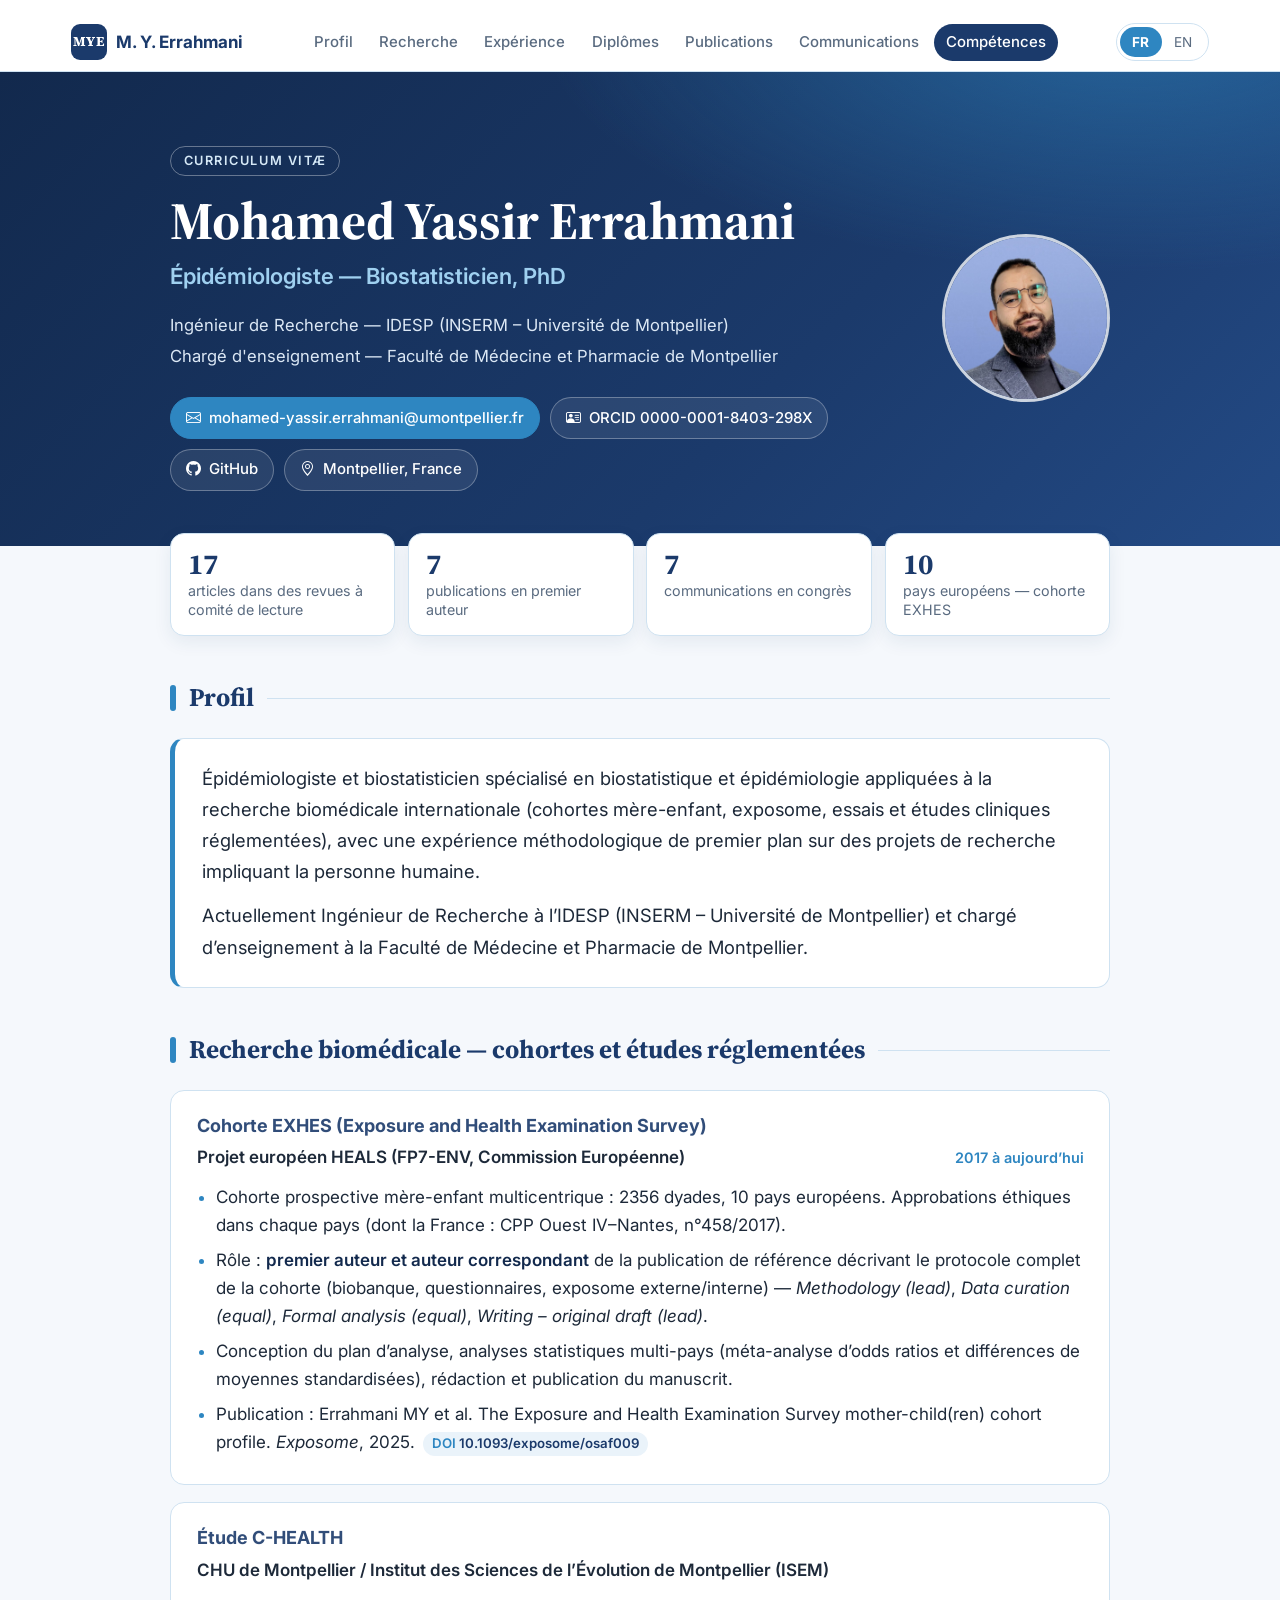
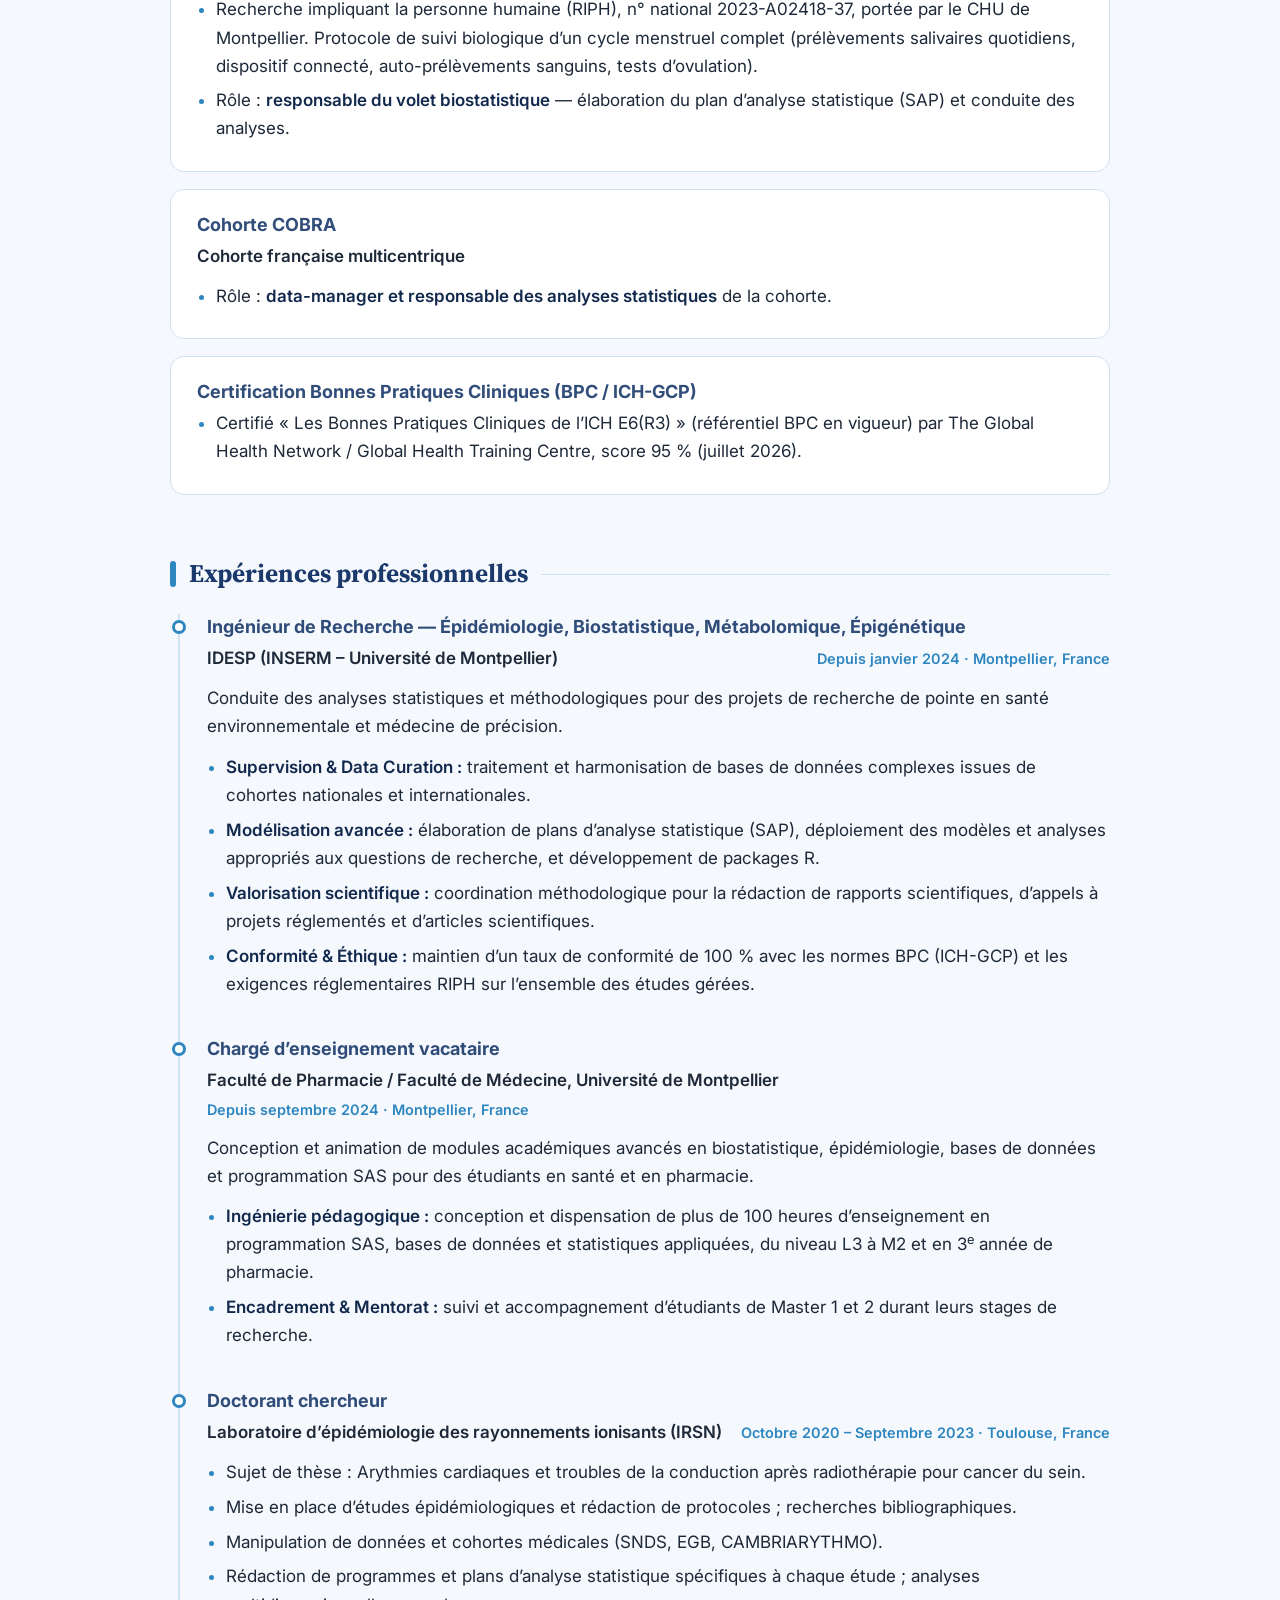
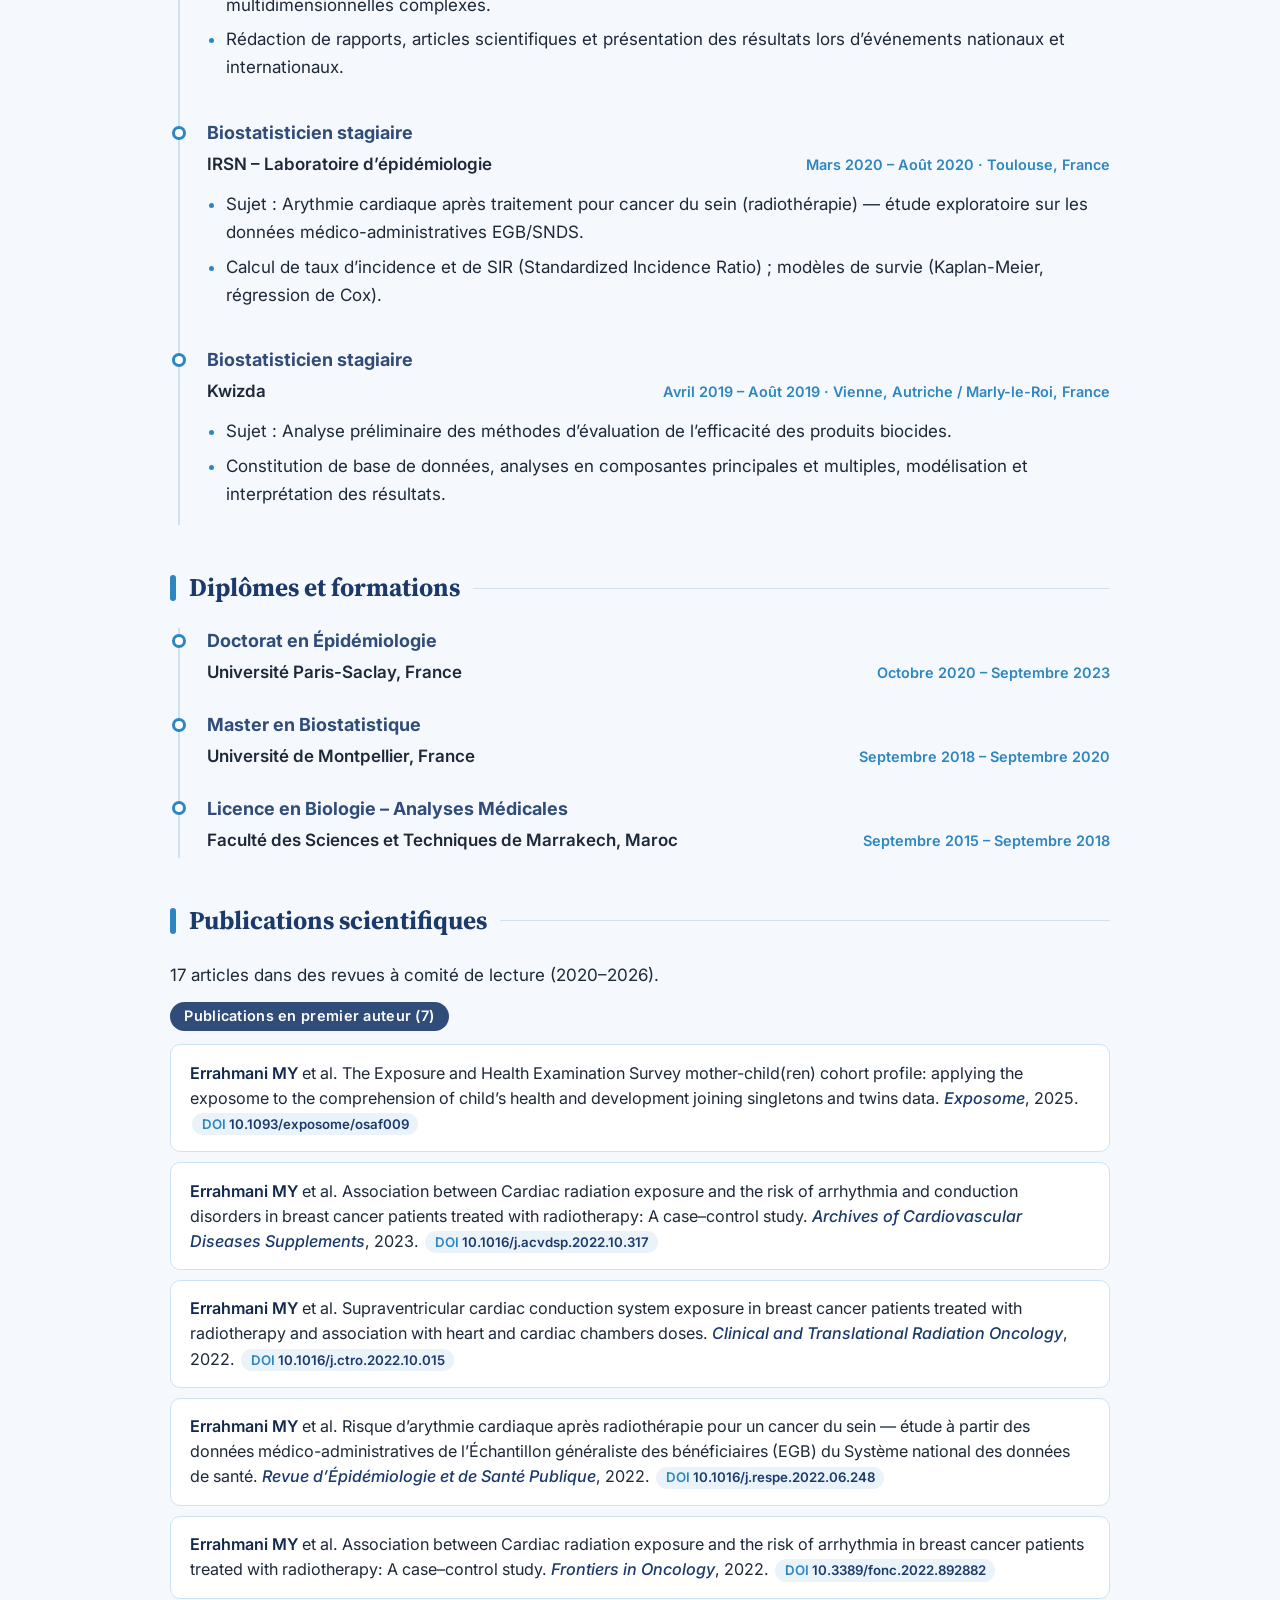
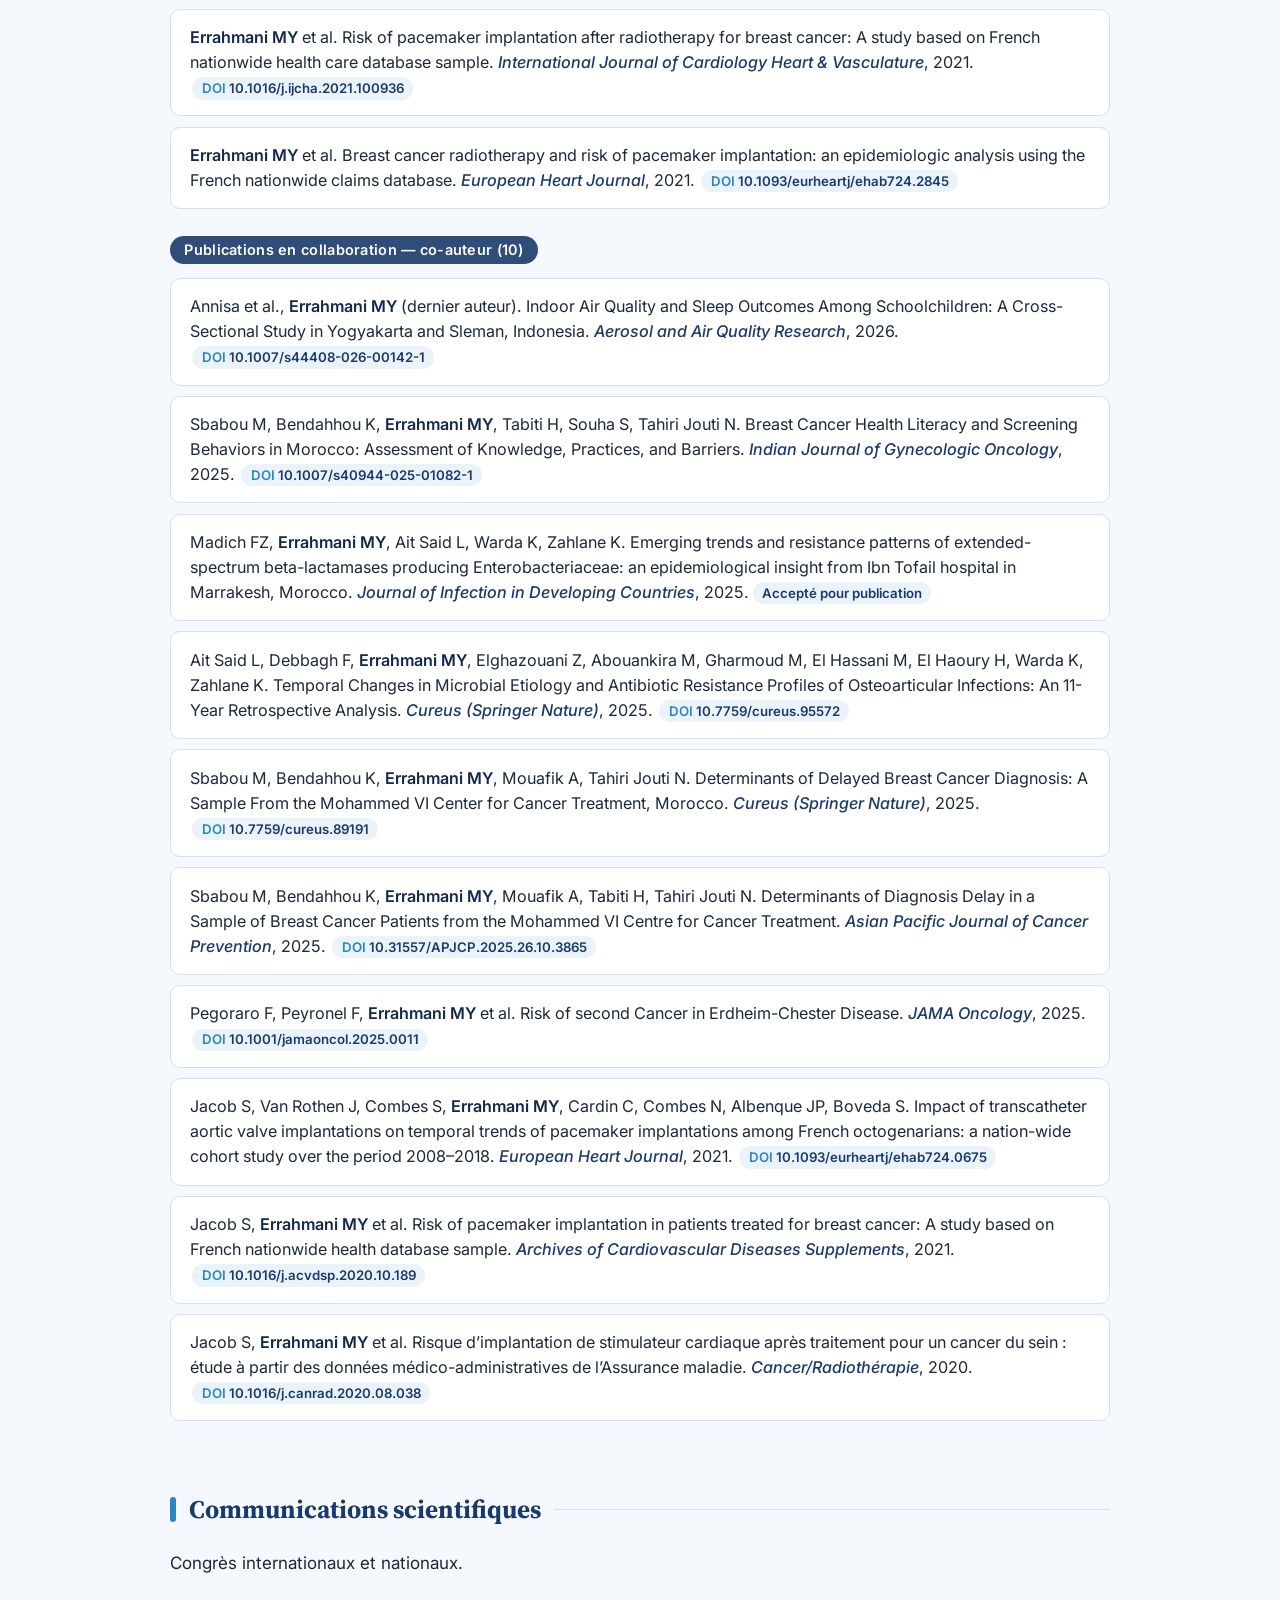
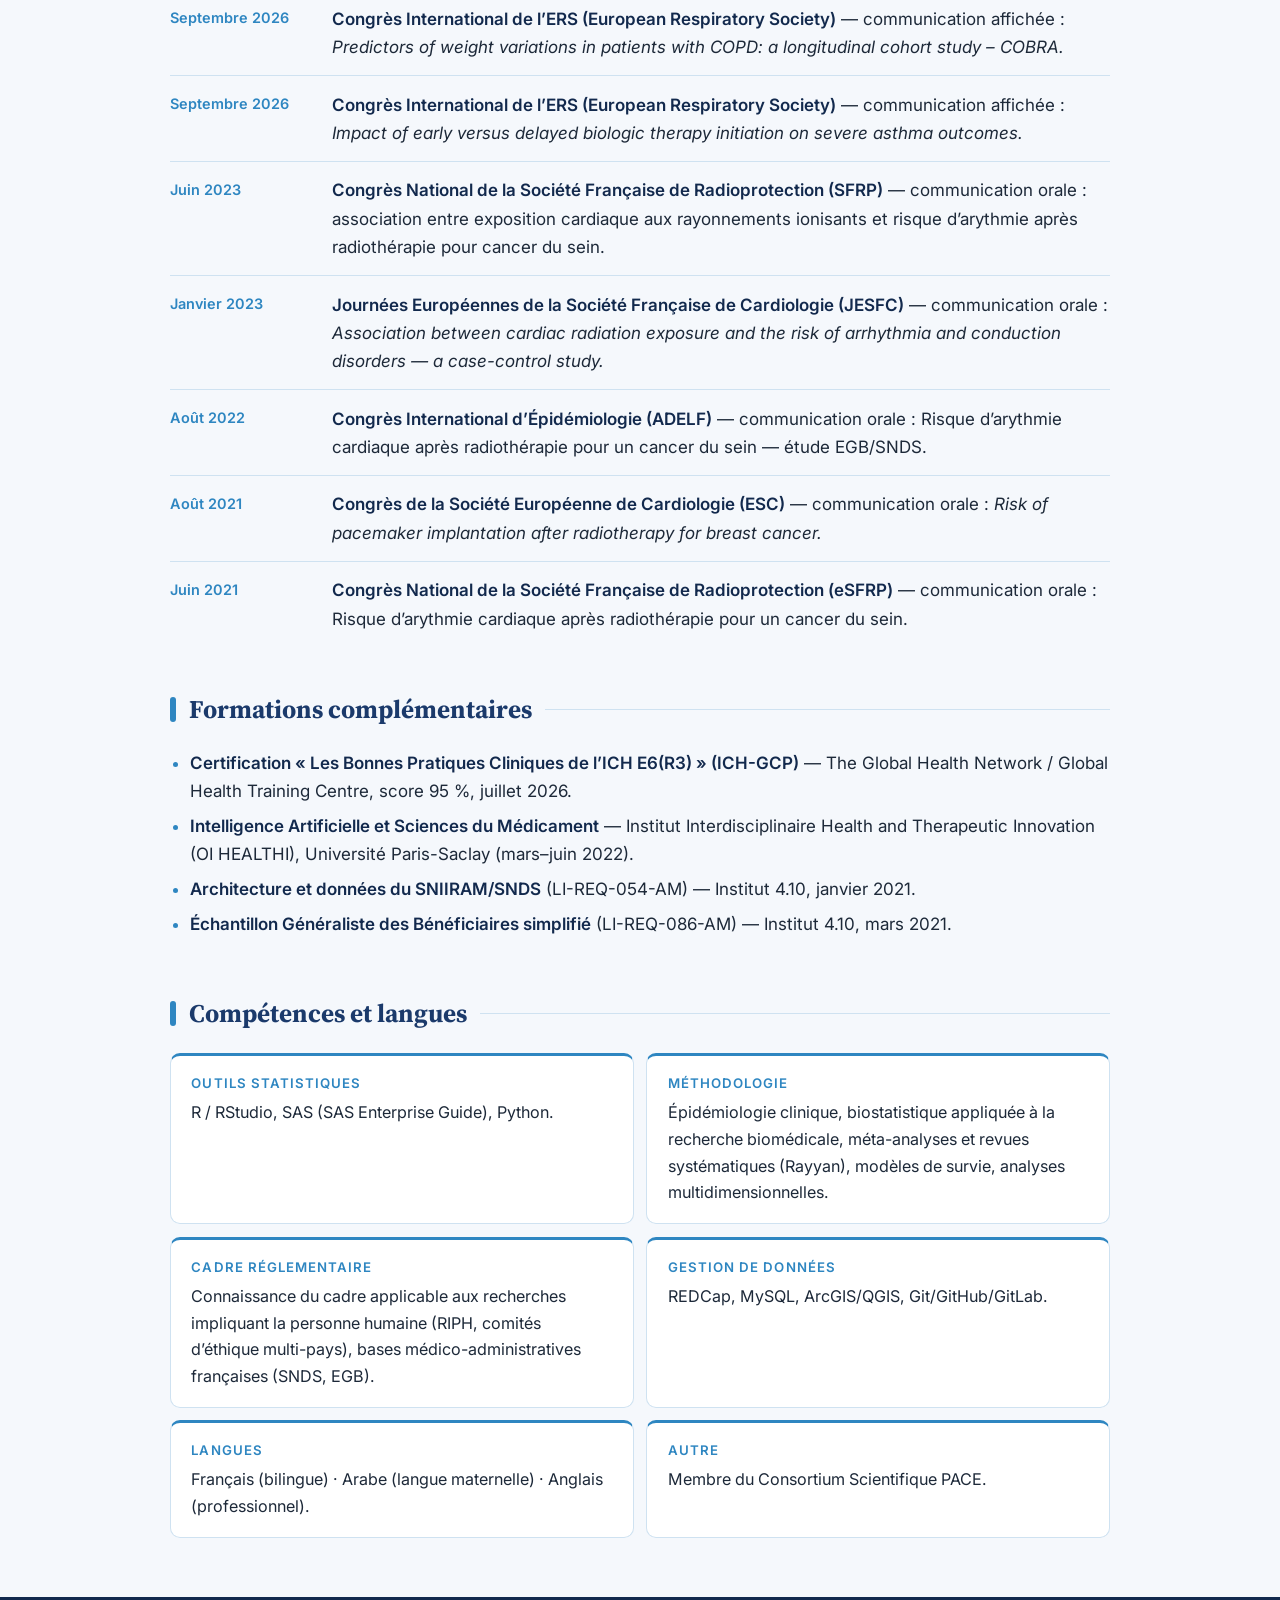
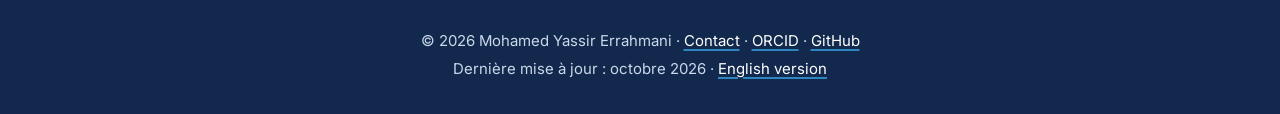
<file: docs/index.html>
<!DOCTYPE html>
<html xmlns="http://www.w3.org/1999/xhtml" lang="fr" xml:lang="fr"><head>

<meta charset="utf-8">
<meta name="generator" content="quarto-1.10.18">

<meta name="viewport" content="width=device-width, initial-scale=1.0, user-scalable=yes">

<meta name="description" content="CV académique de Mohamed Yassir Errahmani, épidémiologiste-biostatisticien, ingénieur de recherche à l’IDESP (INSERM – Université de Montpellier).">

<title>CV — Épidémiologiste-Biostatisticien – Mohamed Yassir Errahmani</title>
<style>
/* Default styles provided by pandoc.
** See https://pandoc.org/MANUAL.html#variables-for-html for config info.
*/
span.smallcaps{font-variant: small-caps;}
div.columns{display: flex; gap: 1.5em;}
div.column{flex: auto;}
@media screen {
div.columns{gap: min(4vw, 1.5em);}
div.column{overflow-x: auto;}
}
div.hanging-indent{margin-left: 1.5em; text-indent: -1.5em;}
ul.task-list{list-style: none;}
ul.task-list li input[type="checkbox"] {
  width: 0.8em;
  margin: 0 0.8em 0.2em -1em; /* quarto-specific, see https://github.com/quarto-dev/quarto-cli/issues/4556 */ 
  vertical-align: middle;
}
</style>


<script src="site_libs/quarto-nav/quarto-nav.js"></script>
<link href="./favicon.svg" rel="icon" type="image/svg+xml">
<script src="site_libs/clipboard/clipboard.min.js"></script>
<script src="site_libs/quarto-html/quarto.js" type="module"></script>
<script src="site_libs/quarto-html/tabsets/tabsets.js" type="module"></script>
<script src="site_libs/quarto-html/popper.min.js"></script>
<script src="site_libs/quarto-html/tippy.umd.min.js"></script>
<link href="site_libs/quarto-html/tippy.css" rel="stylesheet">
<link href="site_libs/quarto-html/quarto-syntax-highlighting-64a204ab8560d761af7679ceaba22944.css" rel="stylesheet" id="quarto-text-highlighting-styles">
<script src="site_libs/bootstrap/bootstrap.min.js"></script>
<link href="site_libs/bootstrap/bootstrap-icons.css" rel="stylesheet">
<link href="site_libs/bootstrap/bootstrap-d0cfe7a3482e0d49a74229a8f3b76718.min.css" rel="stylesheet" append-hash="true" id="quarto-bootstrap" data-mode="light">
<script id="quarto-search-options" type="application/json">{
  "language": {
    "search-no-results-text": "Pas de résultats",
    "search-matching-documents-text": "documents trouvés",
    "search-copy-link-title": "Copier le lien vers la recherche",
    "search-hide-matches-text": "Cacher les correspondances additionnelles",
    "search-more-match-text": "correspondance de plus dans ce document",
    "search-more-matches-text": "correspondances de plus dans ce document",
    "search-clear-button-title": "Effacer",
    "search-text-placeholder": "",
    "search-detached-cancel-button-title": "Annuler",
    "search-submit-button-title": "Envoyer",
    "search-label": "Recherche"
  }
}</script>
<style>html{ scroll-behavior: smooth; }</style>
<link rel="preconnect" href="https://fonts.googleapis.com">
<link rel="preconnect" href="https://fonts.gstatic.com" crossorigin="">
<link href="https://fonts.googleapis.com/css2?family=Inter:wght@400;500;600;700&amp;family=Source+Serif+4:opsz,wght@8..60,600;8..60,700&amp;display=swap" rel="stylesheet">
<meta name="author" content="Mohamed Yassir Errahmani">
<link rel="alternate" hreflang="en" href="https://mohamedyassirerrahmani.github.io/CV_Mohamed_Yassir_Errahmani/en/">
<link rel="alternate" hreflang="fr" href="https://mohamedyassirerrahmani.github.io/CV_Mohamed_Yassir_Errahmani/">


<link rel="stylesheet" href="styles.css">
<meta property="og:title" content="CV — Épidémiologiste-Biostatisticien">
<meta property="og:site_name" content="Mohamed Yassir Errahmani">
</head>

<body class="fullcontent quarto-light">

<div id="quarto-search-results"></div>
<!-- content -->
<div id="quarto-content" class="quarto-container page-layout-custom">
<!-- sidebar -->
<!-- margin-sidebar -->
<!-- main -->




<!-- ======================= Barre de navigation ======================= -->
<header class="cv-nav" id="top">
  <div class="cv-nav-inner">
    <a class="cv-brand" href="#top"><span class="cv-mono">MYE</span><span>M. Y. Errahmani</span></a>
    <nav class="cv-nav-links" aria-label="Sections">
      <a href="#profile">Profil</a>
      <a href="#research">Recherche</a>
      <a href="#experience">Expérience</a>
      <a href="#education">Diplômes</a>
      <a href="#publications">Publications</a>
      <a href="#talks">Communications</a>
      <a href="#skills">Compétences</a>
    </nav>
    <div class="cv-lang" role="group" aria-label="Langue">
      <span class="on" aria-current="true">FR</span>
      <a href="en/" data-lang-switch="" hreflang="en" lang="en" title="English version">EN</a>
    </div>
  </div>
</header>

<!-- ============================ En-tête ============================== -->
<div class="hero">
  <div class="hero-inner">
    <div class="hero-text">
      <span class="eyebrow">Curriculum vitæ</span>
      <h1>Mohamed Yassir Errahmani</h1>
      <p class="hero-role">Épidémiologiste — Biostatisticien, PhD</p>
      <ul class="hero-affil">
        <li>Ingénieur de Recherche — IDESP (INSERM – Université de Montpellier)</li>
        <li>Chargé d'enseignement — Faculté de Médecine et Pharmacie de Montpellier</li>
      </ul>
      <div class="hero-links">
        <a class="primary" href="mailto:mohamed-yassir.errahmani@umontpellier.fr"><i class="bi bi-envelope"></i> mohamed-yassir.errahmani@umontpellier.fr</a>
        <a href="https://orcid.org/0000-0001-8403-298X"><i class="bi bi-person-vcard"></i> ORCID 0000-0001-8403-298X</a>
        <a href="https://github.com/MohamedYassirErrahmani"><i class="bi bi-github"></i> GitHub</a>
        <span><i class="bi bi-geo-alt"></i> Montpellier, France</span>
      </div>
    </div>
    <!-- Photo : pour la changer, remplacer le fichier photo.jpg (image carrée) à la racine du projet -->
    <div class="hero-badge"><img src="photo.jpg" alt="Portrait de Mohamed Yassir Errahmani"></div>
  </div>
</div>

<!-- =========================== Chiffres clés ========================= -->
<div class="stats">
  <div><b>17</b>articles dans des revues à comité de lecture</div>
  <div><b>7</b>publications en premier auteur</div>
  <div><b>7</b>communications en congrès</div>
  <div><b>10</b>pays européens — cohorte EXHES</div>
</div>
<section id="profile" class="level2">
<h2 data-anchor-id="profile">Profil</h2>
<div class="lead">
<p>Épidémiologiste et biostatisticien spécialisé en biostatistique et épidémiologie appliquées à la recherche biomédicale internationale (cohortes mère-enfant, exposome, essais et études cliniques réglementées), avec une expérience méthodologique de premier plan sur des projets de recherche impliquant la personne humaine.</p>
<p>Actuellement Ingénieur de Recherche à l’IDESP (INSERM – Université de Montpellier) et chargé d’enseignement à la Faculté de Médecine et Pharmacie de Montpellier.</p>
</div>
</section>
<section id="research" class="level2">
<h2 data-anchor-id="research">Recherche biomédicale — cohortes et études réglementées</h2>
<section id="cohorte-exhes-exposure-and-health-examination-survey" class="level3">
<h3 data-anchor-id="cohorte-exhes-exposure-and-health-examination-survey">Cohorte EXHES (Exposure and Health Examination Survey)</h3>
<div class="meta">
<p><span class="org">Projet européen HEALS (FP7-ENV, Commission Européenne)</span> <span class="when">2017 à aujourd’hui</span></p>
</div>
<ul>
<li>Cohorte prospective mère-enfant multicentrique&nbsp;: 2356 dyades, 10 pays européens. Approbations éthiques dans chaque pays (dont la France&nbsp;: CPP Ouest IV–Nantes, n°458/2017).</li>
<li>Rôle&nbsp;: <strong>premier auteur et auteur correspondant</strong> de la publication de référence décrivant le protocole complet de la cohorte (biobanque, questionnaires, exposome externe/interne) — <em>Methodology (lead)</em>, <em>Data curation (equal)</em>, <em>Formal analysis (equal)</em>, <em>Writing – original draft (lead)</em>.</li>
<li>Conception du plan d’analyse, analyses statistiques multi-pays (méta-analyse d’odds ratios et différences de moyennes standardisées), rédaction et publication du manuscrit.</li>
<li>Publication&nbsp;: Errahmani MY et al.&nbsp;The Exposure and Health Examination Survey mother-child(ren) cohort profile. <em>Exposome</em>, 2025. <a href="https://doi.org/10.1093/exposome/osaf009" class="doi">10.1093/exposome/osaf009</a></li>
</ul>
</section>
<section id="étude-c-health" class="level3">
<h3 data-anchor-id="étude-c-health">Étude C-HEALTH</h3>
<div class="meta">
<p><span class="org">CHU de Montpellier / Institut des Sciences de l’Évolution de Montpellier (ISEM)</span></p>
</div>
<ul>
<li>Recherche impliquant la personne humaine (RIPH), n° national 2023-A02418-37, portée par le CHU de Montpellier. Protocole de suivi biologique d’un cycle menstruel complet (prélèvements salivaires quotidiens, dispositif connecté, auto-prélèvements sanguins, tests d’ovulation).</li>
<li>Rôle&nbsp;: <strong>responsable du volet biostatistique</strong> — élaboration du plan d’analyse statistique (SAP) et conduite des analyses.</li>
</ul>
</section>
<section id="cohorte-cobra" class="level3">
<h3 data-anchor-id="cohorte-cobra">Cohorte COBRA</h3>
<div class="meta">
<p><span class="org">Cohorte française multicentrique</span></p>
</div>
<ul>
<li>Rôle&nbsp;: <strong>data-manager et responsable des analyses statistiques</strong> de la cohorte.</li>
</ul>
</section>
<section id="certification-bonnes-pratiques-cliniques-bpc-ich-gcp" class="level3">
<h3 data-anchor-id="certification-bonnes-pratiques-cliniques-bpc-ich-gcp">Certification Bonnes Pratiques Cliniques (BPC / ICH-GCP)</h3>
<ul>
<li>Certifié «&nbsp;Les Bonnes Pratiques Cliniques de l’ICH E6(R3)&nbsp;» (référentiel BPC en vigueur) par The Global Health Network / Global Health Training Centre, score 95&nbsp;% (juillet 2026).</li>
</ul>
</section>
</section>
<section id="experience" class="level2">
<h2 data-anchor-id="experience">Expériences professionnelles</h2>
<section id="ingénieur-de-recherche-épidémiologie-biostatistique-métabolomique-épigénétique" class="level3">
<h3 data-anchor-id="ingénieur-de-recherche-épidémiologie-biostatistique-métabolomique-épigénétique">Ingénieur de Recherche — Épidémiologie, Biostatistique, Métabolomique, Épigénétique</h3>
<div class="meta">
<p><span class="org">IDESP (INSERM – Université de Montpellier)</span> <span class="when">Depuis janvier 2024 · Montpellier, France</span></p>
</div>
<p>Conduite des analyses statistiques et méthodologiques pour des projets de recherche de pointe en santé environnementale et médecine de précision.</p>
<ul>
<li><strong>Supervision &amp; Data Curation :</strong> traitement et harmonisation de bases de données complexes issues de cohortes nationales et internationales.</li>
<li><strong>Modélisation avancée :</strong> élaboration de plans d’analyse statistique (SAP), déploiement des modèles et analyses appropriés aux questions de recherche, et développement de packages R.</li>
<li><strong>Valorisation scientifique :</strong> coordination méthodologique pour la rédaction de rapports scientifiques, d’appels à projets réglementés et d’articles scientifiques.</li>
<li><strong>Conformité &amp; Éthique :</strong> maintien d’un taux de conformité de 100&nbsp;% avec les normes BPC (ICH-GCP) et les exigences réglementaires RIPH sur l’ensemble des études gérées.</li>
</ul>
</section>
<section id="chargé-denseignement-vacataire" class="level3">
<h3 data-anchor-id="chargé-denseignement-vacataire">Chargé d’enseignement vacataire</h3>
<div class="meta">
<p><span class="org">Faculté de Pharmacie / Faculté de Médecine, Université de Montpellier</span> <span class="when">Depuis septembre 2024 · Montpellier, France</span></p>
</div>
<p>Conception et animation de modules académiques avancés en biostatistique, épidémiologie, bases de données et programmation SAS pour des étudiants en santé et en pharmacie.</p>
<ul>
<li><strong>Ingénierie pédagogique :</strong> conception et dispensation de plus de 100 heures d’enseignement en programmation SAS, bases de données et statistiques appliquées, du niveau L3 à M2 et en 3<sup>e</sup> année de pharmacie.</li>
<li><strong>Encadrement &amp; Mentorat :</strong> suivi et accompagnement d’étudiants de Master 1 et 2 durant leurs stages de recherche.</li>
</ul>
</section>
<section id="doctorant-chercheur" class="level3">
<h3 data-anchor-id="doctorant-chercheur">Doctorant chercheur</h3>
<div class="meta">
<p><span class="org">Laboratoire d’épidémiologie des rayonnements ionisants (IRSN)</span> <span class="when">Octobre 2020 – Septembre 2023 · Toulouse, France</span></p>
</div>
<ul>
<li>Sujet de thèse&nbsp;: Arythmies cardiaques et troubles de la conduction après radiothérapie pour cancer du sein.</li>
<li>Mise en place d’études épidémiologiques et rédaction de protocoles&nbsp;; recherches bibliographiques.</li>
<li>Manipulation de données et cohortes médicales (SNDS, EGB, CAMBRIARYTHMO).</li>
<li>Rédaction de programmes et plans d’analyse statistique spécifiques à chaque étude&nbsp;; analyses multidimensionnelles complexes.</li>
<li>Rédaction de rapports, articles scientifiques et présentation des résultats lors d’événements nationaux et internationaux.</li>
</ul>
</section>
<section id="biostatisticien-stagiaire" class="level3">
<h3 data-anchor-id="biostatisticien-stagiaire">Biostatisticien stagiaire</h3>
<div class="meta">
<p><span class="org">IRSN – Laboratoire d’épidémiologie</span> <span class="when">Mars 2020 – Août 2020 · Toulouse, France</span></p>
</div>
<ul>
<li>Sujet&nbsp;: Arythmie cardiaque après traitement pour cancer du sein (radiothérapie) — étude exploratoire sur les données médico-administratives EGB/SNDS.</li>
<li>Calcul de taux d’incidence et de SIR (Standardized Incidence Ratio)&nbsp;; modèles de survie (Kaplan-Meier, régression de Cox).</li>
</ul>
</section>
<section id="biostatisticien-stagiaire-1" class="level3">
<h3 data-anchor-id="biostatisticien-stagiaire-1">Biostatisticien stagiaire</h3>
<div class="meta">
<p><span class="org">Kwizda</span> <span class="when">Avril 2019 – Août 2019 · Vienne, Autriche / Marly-le-Roi, France</span></p>
</div>
<ul>
<li>Sujet&nbsp;: Analyse préliminaire des méthodes d’évaluation de l’efficacité des produits biocides.</li>
<li>Constitution de base de données, analyses en composantes principales et multiples, modélisation et interprétation des résultats.</li>
</ul>
</section>
</section>
<section id="education" class="level2">
<h2 data-anchor-id="education">Diplômes et formations</h2>
<section id="doctorat-en-épidémiologie" class="level3">
<h3 data-anchor-id="doctorat-en-épidémiologie">Doctorat en Épidémiologie</h3>
<div class="meta">
<p><span class="org">Université Paris-Saclay, France</span> <span class="when">Octobre 2020 – Septembre 2023</span></p>
</div>
</section>
<section id="master-en-biostatistique" class="level3">
<h3 data-anchor-id="master-en-biostatistique">Master en Biostatistique</h3>
<div class="meta">
<p><span class="org">Université de Montpellier, France</span> <span class="when">Septembre 2018 – Septembre 2020</span></p>
</div>
</section>
<section id="licence-en-biologie-analyses-médicales" class="level3">
<h3 data-anchor-id="licence-en-biologie-analyses-médicales">Licence en Biologie – Analyses Médicales</h3>
<div class="meta">
<p><span class="org">Faculté des Sciences et Techniques de Marrakech, Maroc</span> <span class="when">Septembre 2015 – Septembre 2018</span></p>
</div>
</section>
</section>
<section id="publications" class="level2">
<h2 data-anchor-id="publications">Publications scientifiques</h2>
<p>17 articles dans des revues à comité de lecture (2020–2026).</p>
<section id="publications-en-premier-auteur-7" class="level3">
<h3 data-anchor-id="publications-en-premier-auteur-7">Publications en premier auteur (7)</h3>
<div class="pubs">
<ul>
<li><strong>Errahmani MY</strong> et al.&nbsp;The Exposure and Health Examination Survey mother-child(ren) cohort profile: applying the exposome to the comprehension of child’s health and development joining singletons and twins data. <em>Exposome</em>, 2025. <a href="https://doi.org/10.1093/exposome/osaf009" class="doi">10.1093/exposome/osaf009</a></li>
<li><strong>Errahmani MY</strong> et al.&nbsp;Association between Cardiac radiation exposure and the risk of arrhythmia and conduction disorders in breast cancer patients treated with radiotherapy: A case–control study. <em>Archives of Cardiovascular Diseases Supplements</em>, 2023. <a href="https://doi.org/10.1016/j.acvdsp.2022.10.317" class="doi">10.1016/j.acvdsp.2022.10.317</a></li>
<li><strong>Errahmani MY</strong> et al.&nbsp;Supraventricular cardiac conduction system exposure in breast cancer patients treated with radiotherapy and association with heart and cardiac chambers doses. <em>Clinical and Translational Radiation Oncology</em>, 2022. <a href="https://doi.org/10.1016/j.ctro.2022.10.015" class="doi">10.1016/j.ctro.2022.10.015</a></li>
<li><strong>Errahmani MY</strong> et al.&nbsp;Risque d’arythmie cardiaque après radiothérapie pour un cancer du sein — étude à partir des données médico-administratives de l’Échantillon généraliste des bénéficiaires (EGB) du Système national des données de santé. <em>Revue d’Épidémiologie et de Santé Publique</em>, 2022. <a href="https://doi.org/10.1016/j.respe.2022.06.248" class="doi">10.1016/j.respe.2022.06.248</a></li>
<li><strong>Errahmani MY</strong> et al.&nbsp;Association between Cardiac radiation exposure and the risk of arrhythmia in breast cancer patients treated with radiotherapy: A case–control study. <em>Frontiers in Oncology</em>, 2022. <a href="https://doi.org/10.3389/fonc.2022.892882" class="doi">10.3389/fonc.2022.892882</a></li>
<li><strong>Errahmani MY</strong> et al.&nbsp;Risk of pacemaker implantation after radiotherapy for breast cancer: A study based on French nationwide health care database sample. <em>International Journal of Cardiology Heart &amp; Vasculature</em>, 2021. <a href="https://doi.org/10.1016/j.ijcha.2021.100936" class="doi">10.1016/j.ijcha.2021.100936</a></li>
<li><strong>Errahmani MY</strong> et al.&nbsp;Breast cancer radiotherapy and risk of pacemaker implantation: an epidemiologic analysis using the French nationwide claims database. <em>European Heart Journal</em>, 2021. <a href="https://doi.org/10.1093/eurheartj/ehab724.2845" class="doi">10.1093/eurheartj/ehab724.2845</a></li>
</ul>
</div>
</section>
<section id="publications-en-collaboration-co-auteur-10" class="level3">
<h3 data-anchor-id="publications-en-collaboration-co-auteur-10">Publications en collaboration — co-auteur (10)</h3>
<div class="pubs">
<ul>
<li>Annisa et al., <strong>Errahmani MY</strong> (dernier auteur). Indoor Air Quality and Sleep Outcomes Among Schoolchildren: A Cross-Sectional Study in Yogyakarta and Sleman, Indonesia. <em>Aerosol and Air Quality Research</em>, 2026. <a href="https://doi.org/10.1007/s44408-026-00142-1" class="doi">10.1007/s44408-026-00142-1</a></li>
<li>Sbabou M, Bendahhou K, <strong>Errahmani MY</strong>, Tabiti H, Souha S, Tahiri Jouti N. Breast Cancer Health Literacy and Screening Behaviors in Morocco: Assessment of Knowledge, Practices, and Barriers. <em>Indian Journal of Gynecologic Oncology</em>, 2025. <a href="https://doi.org/10.1007/s40944-025-01082-1" class="doi">10.1007/s40944-025-01082-1</a></li>
<li>Madich FZ, <strong>Errahmani MY</strong>, Ait Said L, Warda K, Zahlane K. Emerging trends and resistance patterns of extended-spectrum beta-lactamases producing Enterobacteriaceae: an epidemiological insight from Ibn Tofail hospital in Marrakesh, Morocco. <em>Journal of Infection in Developing Countries</em>, 2025. <span class="tag">Accepté pour publication</span></li>
<li>Ait Said L, Debbagh F, <strong>Errahmani MY</strong>, Elghazouani Z, Abouankira M, Gharmoud M, El Hassani M, El Haoury H, Warda K, Zahlane K. Temporal Changes in Microbial Etiology and Antibiotic Resistance Profiles of Osteoarticular Infections: An 11-Year Retrospective Analysis. <em>Cureus (Springer Nature)</em>, 2025. <a href="https://doi.org/10.7759/cureus.95572" class="doi">10.7759/cureus.95572</a></li>
<li>Sbabou M, Bendahhou K, <strong>Errahmani MY</strong>, Mouafik A, Tahiri Jouti N. Determinants of Delayed Breast Cancer Diagnosis: A Sample From the Mohammed VI Center for Cancer Treatment, Morocco. <em>Cureus (Springer Nature)</em>, 2025. <a href="https://doi.org/10.7759/cureus.89191" class="doi">10.7759/cureus.89191</a></li>
<li>Sbabou M, Bendahhou K, <strong>Errahmani MY</strong>, Mouafik A, Tabiti H, Tahiri Jouti N. Determinants of Diagnosis Delay in a Sample of Breast Cancer Patients from the Mohammed VI Centre for Cancer Treatment. <em>Asian Pacific Journal of Cancer Prevention</em>, 2025. <a href="https://doi.org/10.31557/APJCP.2025.26.10.3865" class="doi">10.31557/APJCP.2025.26.10.3865</a></li>
<li>Pegoraro F, Peyronel F, <strong>Errahmani MY</strong> et al.&nbsp;Risk of second Cancer in Erdheim-Chester Disease. <em>JAMA Oncology</em>, 2025. <a href="https://doi.org/10.1001/jamaoncol.2025.0011" class="doi">10.1001/jamaoncol.2025.0011</a></li>
<li>Jacob S, Van Rothen J, Combes S, <strong>Errahmani MY</strong>, Cardin C, Combes N, Albenque JP, Boveda S. Impact of transcatheter aortic valve implantations on temporal trends of pacemaker implantations among French octogenarians: a nation-wide cohort study over the period 2008–2018. <em>European Heart Journal</em>, 2021. <a href="https://doi.org/10.1093/eurheartj/ehab724.0675" class="doi">10.1093/eurheartj/ehab724.0675</a></li>
<li>Jacob S, <strong>Errahmani MY</strong> et al.&nbsp;Risk of pacemaker implantation in patients treated for breast cancer: A study based on French nationwide health database sample. <em>Archives of Cardiovascular Diseases Supplements</em>, 2021. <a href="https://doi.org/10.1016/j.acvdsp.2020.10.189" class="doi">10.1016/j.acvdsp.2020.10.189</a></li>
<li>Jacob S, <strong>Errahmani MY</strong> et al.&nbsp;Risque d’implantation de stimulateur cardiaque après traitement pour un cancer du sein&nbsp;: étude à partir des données médico-administratives de l’Assurance maladie. <em>Cancer/Radiothérapie</em>, 2020. <a href="https://doi.org/10.1016/j.canrad.2020.08.038" class="doi">10.1016/j.canrad.2020.08.038</a></li>
</ul>
</div>
</section>
</section>
<section id="talks" class="level2">
<h2 data-anchor-id="talks">Communications scientifiques</h2>
<p>Congrès internationaux et nationaux.</p>
<div class="talks">
<ul>
<li><span class="when">Septembre 2026</span> <strong>Congrès International de l’ERS (European Respiratory Society)</strong> — communication affichée&nbsp;: <em>Predictors of weight variations in patients with COPD: a longitudinal cohort study – COBRA.</em></li>
<li><span class="when">Septembre 2026</span> <strong>Congrès International de l’ERS (European Respiratory Society)</strong> — communication affichée&nbsp;: <em>Impact of early versus delayed biologic therapy initiation on severe asthma outcomes.</em></li>
<li><span class="when">Juin 2023</span> <strong>Congrès National de la Société Française de Radioprotection (SFRP)</strong> — communication orale&nbsp;: association entre exposition cardiaque aux rayonnements ionisants et risque d’arythmie après radiothérapie pour cancer du sein.</li>
<li><span class="when">Janvier 2023</span> <strong>Journées Européennes de la Société Française de Cardiologie (JESFC)</strong> — communication orale&nbsp;: <em>Association between cardiac radiation exposure and the risk of arrhythmia and conduction disorders — a case-control study.</em></li>
<li><span class="when">Août 2022</span> <strong>Congrès International d’Épidémiologie (ADELF)</strong> — communication orale&nbsp;: Risque d’arythmie cardiaque après radiothérapie pour un cancer du sein — étude EGB/SNDS.</li>
<li><span class="when">Août 2021</span> <strong>Congrès de la Société Européenne de Cardiologie (ESC)</strong> — communication orale&nbsp;: <em>Risk of pacemaker implantation after radiotherapy for breast cancer.</em></li>
<li><span class="when">Juin 2021</span> <strong>Congrès National de la Société Française de Radioprotection (eSFRP)</strong> — communication orale&nbsp;: Risque d’arythmie cardiaque après radiothérapie pour un cancer du sein.</li>
</ul>
</div>
</section>
<section id="training" class="level2">
<h2 data-anchor-id="training">Formations complémentaires</h2>
<ul>
<li><strong>Certification «&nbsp;Les Bonnes Pratiques Cliniques de l’ICH E6(R3)&nbsp;» (ICH-GCP)</strong> — The Global Health Network / Global Health Training Centre, score 95&nbsp;%, juillet 2026.</li>
<li><strong>Intelligence Artificielle et Sciences du Médicament</strong> — Institut Interdisciplinaire Health and Therapeutic Innovation (OI HEALTHI), Université Paris-Saclay (mars–juin 2022).</li>
<li><strong>Architecture et données du SNIIRAM/SNDS</strong> (LI-REQ-054-AM) — Institut 4.10, janvier 2021.</li>
<li><strong>Échantillon Généraliste des Bénéficiaires simplifié</strong> (LI-REQ-086-AM) — Institut 4.10, mars 2021.</li>
</ul>
</section>
<section id="skills" class="level2">
<h2 data-anchor-id="skills">Compétences et langues</h2>
<div class="skills">
<ul>
<li><strong>Outils statistiques</strong> R / RStudio, SAS (SAS Enterprise Guide), Python.</li>
<li><strong>Méthodologie</strong> Épidémiologie clinique, biostatistique appliquée à la recherche biomédicale, méta-analyses et revues systématiques (Rayyan), modèles de survie, analyses multidimensionnelles.</li>
<li><strong>Cadre réglementaire</strong> Connaissance du cadre applicable aux recherches impliquant la personne humaine (RIPH, comités d’éthique multi-pays), bases médico-administratives françaises (SNDS, EGB).</li>
<li><strong>Gestion de données</strong> REDCap, MySQL, ArcGIS/QGIS, Git/GitHub/GitLab.</li>
<li><strong>Langues</strong> Français (bilingue) · Arabe (langue maternelle) · Anglais (professionnel).</li>
<li><strong>Autre</strong> Membre du Consortium Scientifique PACE.</li>
</ul>
</div>


</section>


<script>
document.addEventListener('DOMContentLoaded', function () {
  var links = Array.prototype.slice.call(
    document.querySelectorAll('.cv-nav-links a')
  );
  var strip = document.querySelector('.cv-nav-links');
  var current = '';

  /* Surlignage de la section visible dans la barre de navigation */
  function setActive(id) {
    current = id;
    links.forEach(function (a) {
      var on = a.hash === '#' + id;
      a.classList.toggle('active', on);
      if (on && strip && strip.scrollWidth > strip.clientWidth) {
        strip.scrollLeft = a.offsetLeft - (strip.clientWidth - a.offsetWidth) / 2;
      }
    });
  }

  if ('IntersectionObserver' in window) {
    var observer = new IntersectionObserver(function (entries) {
      entries.forEach(function (e) {
        if (e.isIntersecting) setActive(e.target.id);
      });
    }, { rootMargin: '-25% 0px -65% 0px' });

    links.forEach(function (a) {
      var el = document.getElementById(a.hash.slice(1));
      if (el) observer.observe(el);
    });
  }

  /* Bascule FR / EN : on reste sur la même section */
  document.querySelectorAll('a[data-lang-switch]').forEach(function (a) {
    a.addEventListener('click', function () {
      var id = current || location.hash.slice(1);
      if (id) a.href = a.getAttribute('href').split('#')[0] + '#' + id;
    });
  });
});
</script>
<script id="quarto-html-after-body" type="application/javascript">
  window.document.addEventListener("DOMContentLoaded", function (event) {
    const isCodeAnnotation = (el) => {
      for (const clz of el.classList) {
        if (clz.startsWith('code-annotation-')) {                     
          return true;
        }
      }
      return false;
    }
    const onCopySuccess = function(e) {
      // button target
      const button = e.trigger;
      // don't keep focus
      button.blur();
      // flash "checked"
      button.classList.add('code-copy-button-checked');
      var currentTitle = button.getAttribute("title");
      button.setAttribute("title", "Copié");
      let tooltip;
      if (window.bootstrap) {
        button.setAttribute("data-bs-toggle", "tooltip");
        button.setAttribute("data-bs-placement", "left");
        button.setAttribute("data-bs-title", "Copié");
        tooltip = new bootstrap.Tooltip(button, 
          { trigger: "manual", 
            customClass: "code-copy-button-tooltip",
            offset: [0, -8]});
        tooltip.show();    
      }
      setTimeout(function() {
        if (tooltip) {
          tooltip.hide();
          button.removeAttribute("data-bs-title");
          button.removeAttribute("data-bs-toggle");
          button.removeAttribute("data-bs-placement");
        }
        button.setAttribute("title", currentTitle);
        button.classList.remove('code-copy-button-checked');
      }, 1000);
      // clear code selection
      e.clearSelection();
    }
    const getTextToCopy = function(trigger) {
      const outerScaffold = trigger.parentElement.cloneNode(true);
      const codeEl = outerScaffold.querySelector('code');
      for (const childEl of codeEl.children) {
        if (isCodeAnnotation(childEl)) {
          childEl.remove();
        }
      }
      return codeEl.innerText;
    }
    const clipboard = new window.ClipboardJS('.code-copy-button:not([data-in-quarto-modal])', {
      text: getTextToCopy
    });
    clipboard.on('success', onCopySuccess);
    if (window.document.getElementById('quarto-embedded-source-code-modal')) {
      const clipboardModal = new window.ClipboardJS('.code-copy-button[data-in-quarto-modal]', {
        text: getTextToCopy,
        container: window.document.getElementById('quarto-embedded-source-code-modal')
      });
      clipboardModal.on('success', onCopySuccess);
    }
      var localhostRegex = new RegExp(/^(?:http|https):\/\/localhost\:?[0-9]*\//);
      var mailtoRegex = new RegExp(/^mailto:/);
        var filterRegex = new RegExp("https:\/\/mohamedyassirerrahmani\.github\.io\/CV_Mohamed_Yassir_Errahmani\/");
      var isInternal = (href) => {
          return filterRegex.test(href) || localhostRegex.test(href) || mailtoRegex.test(href);
      }
      // Inspect non-navigation links and adorn them if external
     var links = window.document.querySelectorAll('a[href]:not(.nav-link):not(.navbar-brand):not(.toc-action):not(.sidebar-link):not(.sidebar-item-toggle):not(.pagination-link):not(.no-external):not([aria-hidden]):not(.dropdown-item):not(.quarto-navigation-tool):not(.about-link)');
      for (var i=0; i<links.length; i++) {
        const link = links[i];
        if (!isInternal(link.href)) {
          // undo the damage that might have been done by quarto-nav.js in the case of
          // links that we want to consider external
          if (link.dataset.originalHref !== undefined) {
            link.href = link.dataset.originalHref;
          }
            // target, if specified
            link.setAttribute("target", "_blank");
            if (link.getAttribute("rel") === null) {
              link.setAttribute("rel", "noopener");
            }
        }
      }
    function tippyHover(el, contentFn, onTriggerFn, onUntriggerFn) {
      const config = {
        allowHTML: true,
        maxWidth: 500,
        delay: 100,
        arrow: false,
        appendTo: function(el) {
            return el.parentElement;
        },
        interactive: true,
        interactiveBorder: 10,
        theme: 'quarto',
        placement: 'bottom-start',
      };
      if (contentFn) {
        config.content = contentFn;
      }
      if (onTriggerFn) {
        config.onTrigger = onTriggerFn;
      }
      if (onUntriggerFn) {
        config.onUntrigger = onUntriggerFn;
      }
      window.tippy(el, config); 
    }
    const noterefs = window.document.querySelectorAll('a[role="doc-noteref"]');
    for (var i=0; i<noterefs.length; i++) {
      const ref = noterefs[i];
      tippyHover(ref, function() {
        // use id or data attribute instead here
        let href = ref.getAttribute('data-footnote-href') || ref.getAttribute('href');
        try { href = new URL(href).hash; } catch {}
        const id = href.replace(/^#\/?/, "");
        const note = window.document.getElementById(id);
        if (note) {
          return note.innerHTML;
        } else {
          return "";
        }
      });
    }
    const xrefs = window.document.querySelectorAll('a.quarto-xref');
    const processXRef = (id, note) => {
      // Strip column container classes
      const stripColumnClz = (el) => {
        el.classList.remove("page-full", "page-columns");
        if (el.children) {
          for (const child of el.children) {
            stripColumnClz(child);
          }
        }
      }
      stripColumnClz(note)
      if (id === null || id.startsWith('sec-')) {
        // Special case sections, only their first couple elements
        const container = document.createElement("div");
        if (note.children && note.children.length > 2) {
          container.appendChild(note.children[0].cloneNode(true));
          for (let i = 1; i < note.children.length; i++) {
            const child = note.children[i];
            if (child.tagName === "P" && child.innerText === "") {
              continue;
            } else {
              container.appendChild(child.cloneNode(true));
              break;
            }
          }
          if (window.Quarto?.typesetMath) {
            window.Quarto.typesetMath(container);
          }
          return container.innerHTML
        } else {
          if (window.Quarto?.typesetMath) {
            window.Quarto.typesetMath(note);
          }
          return note.innerHTML;
        }
      } else {
        // Remove any anchor links if they are present
        const anchorLink = note.querySelector('a.anchorjs-link');
        if (anchorLink) {
          anchorLink.remove();
        }
        if (window.Quarto?.typesetMath) {
          window.Quarto.typesetMath(note);
        }
        if (note.classList.contains("callout")) {
          return note.outerHTML;
        } else {
          return note.innerHTML;
        }
      }
    }
    for (var i=0; i<xrefs.length; i++) {
      const xref = xrefs[i];
      tippyHover(xref, undefined, function(instance) {
        instance.disable();
        let url = xref.getAttribute('href');
        let hash = undefined; 
        if (url.startsWith('#')) {
          hash = url;
        } else {
          try { hash = new URL(url).hash; } catch {}
        }
        if (hash) {
          const id = hash.replace(/^#\/?/, "");
          const note = window.document.getElementById(id);
          if (note !== null) {
            try {
              const html = processXRef(id, note.cloneNode(true));
              instance.setContent(html);
            } finally {
              instance.enable();
              instance.show();
            }
          } else {
            // See if we can fetch this
            fetch(url.split('#')[0])
            .then(res => res.text())
            .then(html => {
              const parser = new DOMParser();
              const htmlDoc = parser.parseFromString(html, "text/html");
              const note = htmlDoc.getElementById(id);
              if (note !== null) {
                const html = processXRef(id, note);
                instance.setContent(html);
              } 
            }).finally(() => {
              instance.enable();
              instance.show();
            });
          }
        } else {
          // See if we can fetch a full url (with no hash to target)
          // This is a special case and we should probably do some content thinning / targeting
          fetch(url)
          .then(res => res.text())
          .then(html => {
            const parser = new DOMParser();
            const htmlDoc = parser.parseFromString(html, "text/html");
            const note = htmlDoc.querySelector('main.content');
            if (note !== null) {
              // This should only happen for chapter cross references
              // (since there is no id in the URL)
              // remove the first header
              if (note.children.length > 0 && note.children[0].tagName === "HEADER") {
                note.children[0].remove();
              }
              const html = processXRef(null, note);
              instance.setContent(html);
            } 
          }).finally(() => {
            instance.enable();
            instance.show();
          });
        }
      }, function(instance) {
      });
    }
        let selectedAnnoteEl;
        const selectorForAnnotation = ( cell, annotation) => {
          let cellAttr = 'data-code-cell="' + cell + '"';
          let lineAttr = 'data-code-annotation="' +  annotation + '"';
          const selector = 'span[' + cellAttr + '][' + lineAttr + ']';
          return selector;
        }
        const selectCodeLines = (annoteEl) => {
          const doc = window.document;
          const targetCell = annoteEl.getAttribute("data-target-cell");
          const targetAnnotation = annoteEl.getAttribute("data-target-annotation");
          const annoteSpan = window.document.querySelector(selectorForAnnotation(targetCell, targetAnnotation));
          const lines = annoteSpan.getAttribute("data-code-lines").split(",");
          const lineIds = lines.map((line) => {
            return targetCell + "-" + line;
          })
          let top = null;
          let height = null;
          let parent = null;
          if (lineIds.length > 0) {
              //compute the position of the single el (top and bottom and make a div)
              const el = window.document.getElementById(lineIds[0]);
              top = el.offsetTop;
              height = el.offsetHeight;
              parent = el.parentElement.parentElement;
            if (lineIds.length > 1) {
              const lastEl = window.document.getElementById(lineIds[lineIds.length - 1]);
              const bottom = lastEl.offsetTop + lastEl.offsetHeight;
              height = bottom - top;
            }
            if (top !== null && height !== null && parent !== null) {
              // cook up a div (if necessary) and position it 
              let div = window.document.getElementById("code-annotation-line-highlight");
              if (div === null) {
                div = window.document.createElement("div");
                div.setAttribute("id", "code-annotation-line-highlight");
                div.style.position = 'absolute';
                parent.appendChild(div);
              }
              div.style.top = top - 2 + "px";
              div.style.height = height + 4 + "px";
              div.style.left = 0;
              let gutterDiv = window.document.getElementById("code-annotation-line-highlight-gutter");
              if (gutterDiv === null) {
                gutterDiv = window.document.createElement("div");
                gutterDiv.setAttribute("id", "code-annotation-line-highlight-gutter");
                gutterDiv.style.position = 'absolute';
                const codeCell = window.document.getElementById(targetCell);
                const gutter = codeCell.querySelector('.code-annotation-gutter');
                gutter.appendChild(gutterDiv);
              }
              gutterDiv.style.top = top - 2 + "px";
              gutterDiv.style.height = height + 4 + "px";
            }
            selectedAnnoteEl = annoteEl;
          }
        };
        const unselectCodeLines = () => {
          const elementsIds = ["code-annotation-line-highlight", "code-annotation-line-highlight-gutter"];
          elementsIds.forEach((elId) => {
            const div = window.document.getElementById(elId);
            if (div) {
              div.remove();
            }
          });
          selectedAnnoteEl = undefined;
        };
          // Handle positioning of the toggle
      window.addEventListener(
        "resize",
        throttle(() => {
          elRect = undefined;
          if (selectedAnnoteEl) {
            selectCodeLines(selectedAnnoteEl);
          }
        }, 10)
      );
      function throttle(fn, ms) {
      let throttle = false;
      let timer;
        return (...args) => {
          if(!throttle) { // first call gets through
              fn.apply(this, args);
              throttle = true;
          } else { // all the others get throttled
              if(timer) clearTimeout(timer); // cancel #2
              timer = setTimeout(() => {
                fn.apply(this, args);
                timer = throttle = false;
              }, ms);
          }
        };
      }
        // Attach click handler to the DT
        const annoteDls = window.document.querySelectorAll('dt[data-target-cell]');
        for (const annoteDlNode of annoteDls) {
          annoteDlNode.addEventListener('click', (event) => {
            const clickedEl = event.target;
            if (clickedEl !== selectedAnnoteEl) {
              unselectCodeLines();
              const activeEl = window.document.querySelector('dt[data-target-cell].code-annotation-active');
              if (activeEl) {
                activeEl.classList.remove('code-annotation-active');
              }
              selectCodeLines(clickedEl);
              clickedEl.classList.add('code-annotation-active');
            } else {
              // Unselect the line
              unselectCodeLines();
              clickedEl.classList.remove('code-annotation-active');
            }
          });
        }
    const findCites = (el) => {
      const parentEl = el.parentElement;
      if (parentEl) {
        const cites = parentEl.dataset.cites;
        if (cites) {
          return {
            el,
            cites: cites.split(' ')
          };
        } else {
          return findCites(el.parentElement)
        }
      } else {
        return undefined;
      }
    };
    var bibliorefs = window.document.querySelectorAll('a[role="doc-biblioref"]');
    for (var i=0; i<bibliorefs.length; i++) {
      const ref = bibliorefs[i];
      const citeInfo = findCites(ref);
      if (citeInfo) {
        tippyHover(citeInfo.el, function() {
          var popup = window.document.createElement('div');
          citeInfo.cites.forEach(function(cite) {
            var citeDiv = window.document.createElement('div');
            citeDiv.classList.add('hanging-indent');
            citeDiv.classList.add('csl-entry');
            var biblioDiv = window.document.getElementById('ref-' + cite);
            if (biblioDiv) {
              citeDiv.innerHTML = biblioDiv.innerHTML;
            }
            popup.appendChild(citeDiv);
          });
          return popup.innerHTML;
        });
      }
    }
  });
  </script>
</div> <!-- /content -->
<footer class="cv-footer">
  <p>© 2026 Mohamed Yassir Errahmani · <a href="mailto:mohamed-yassir.errahmani@umontpellier.fr">Contact</a> · <a href="https://orcid.org/0000-0001-8403-298X">ORCID</a> · <a href="https://github.com/MohamedYassirErrahmani">GitHub</a></p>
  <p>Dernière mise à jour&nbsp;: octobre 2026 · <a href="en/" data-lang-switch="" hreflang="en" lang="en">English version</a></p>
</footer>




<script src="site_libs/quarto-html/zenscroll-min.js"></script>
</body></html>
</file>
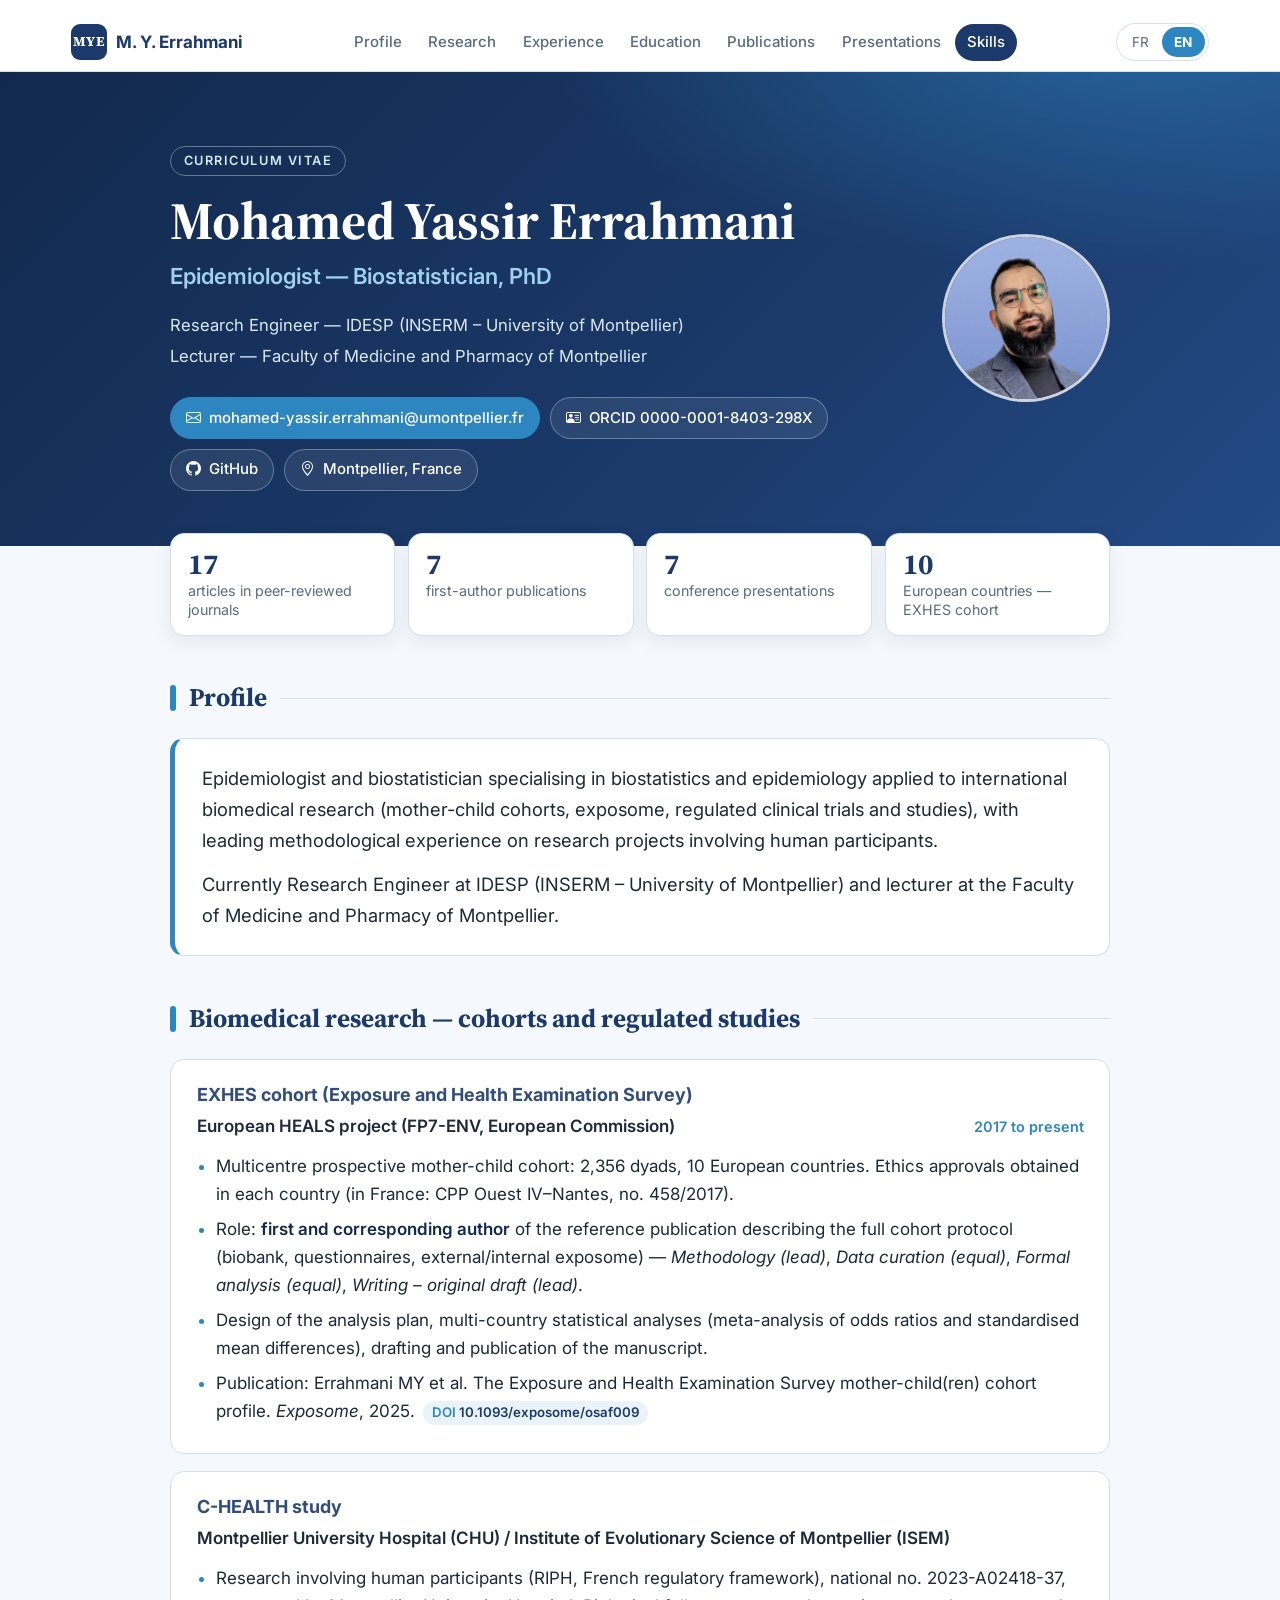
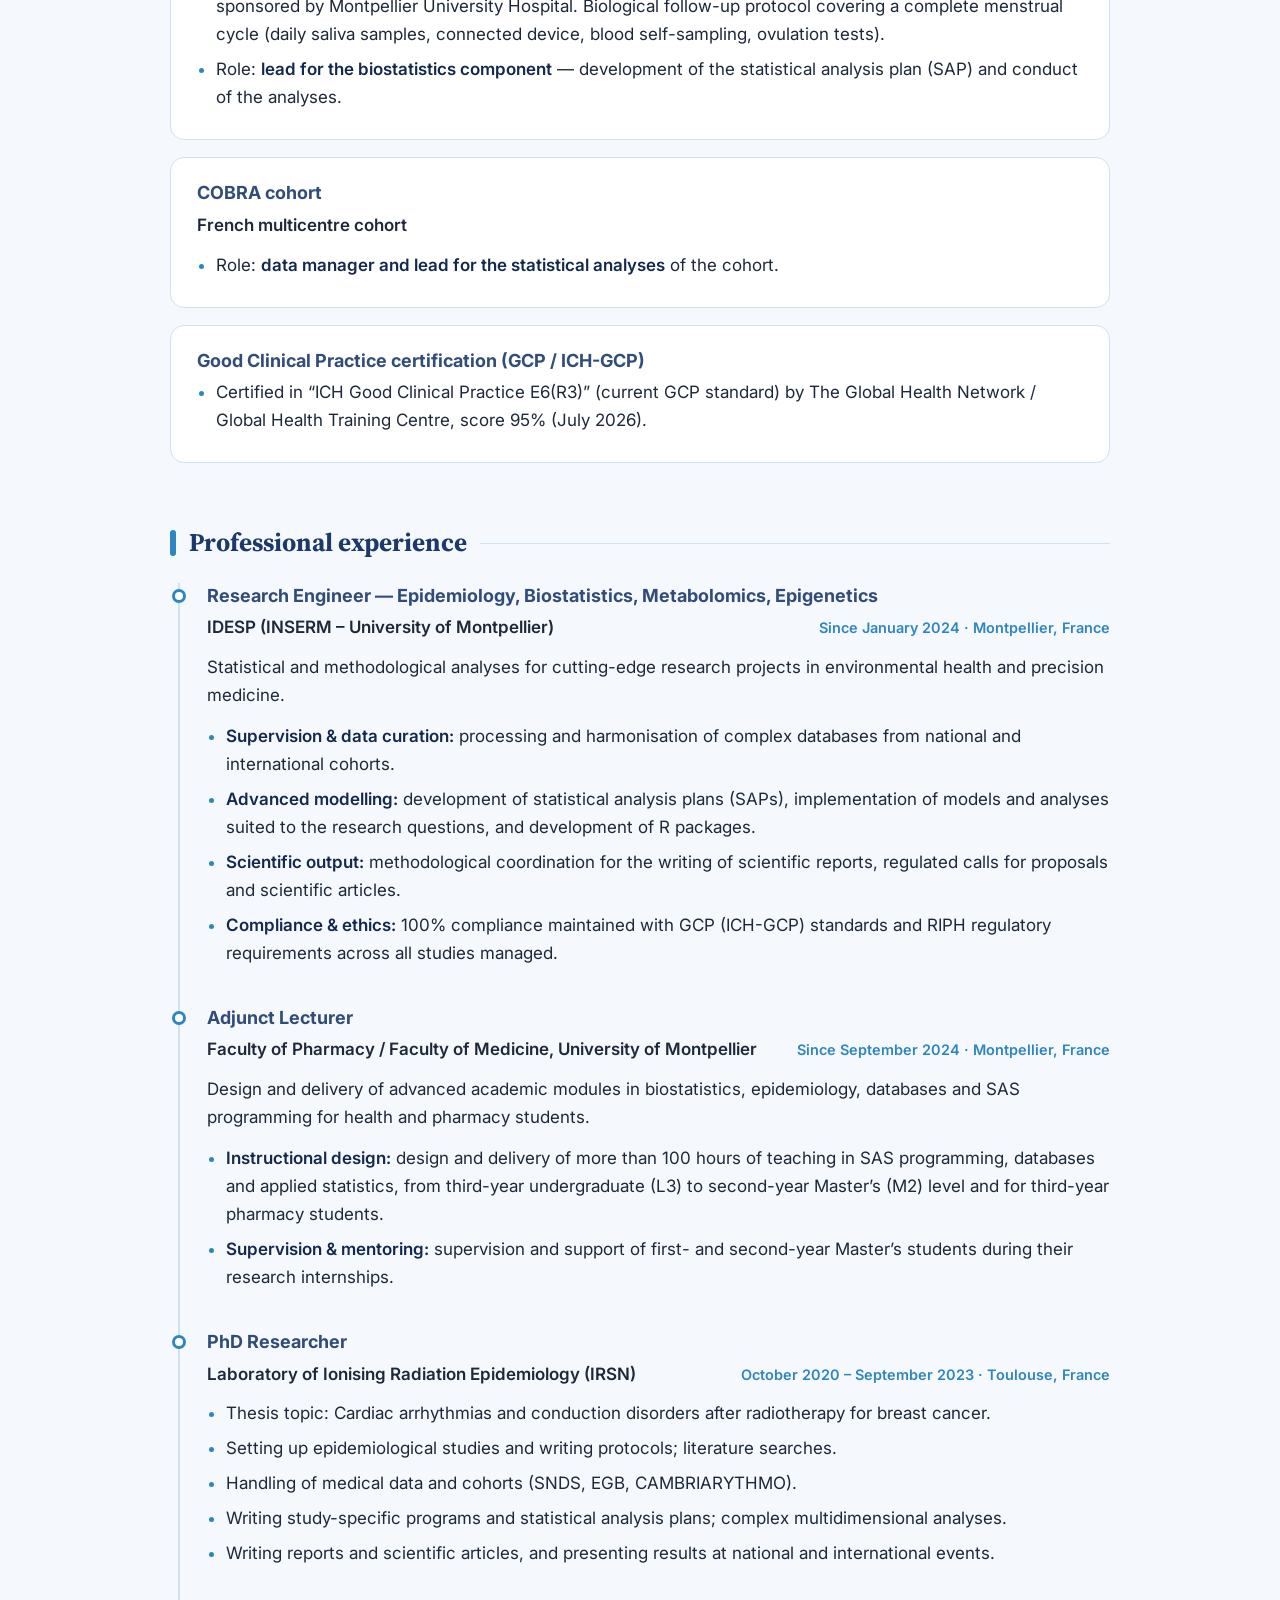
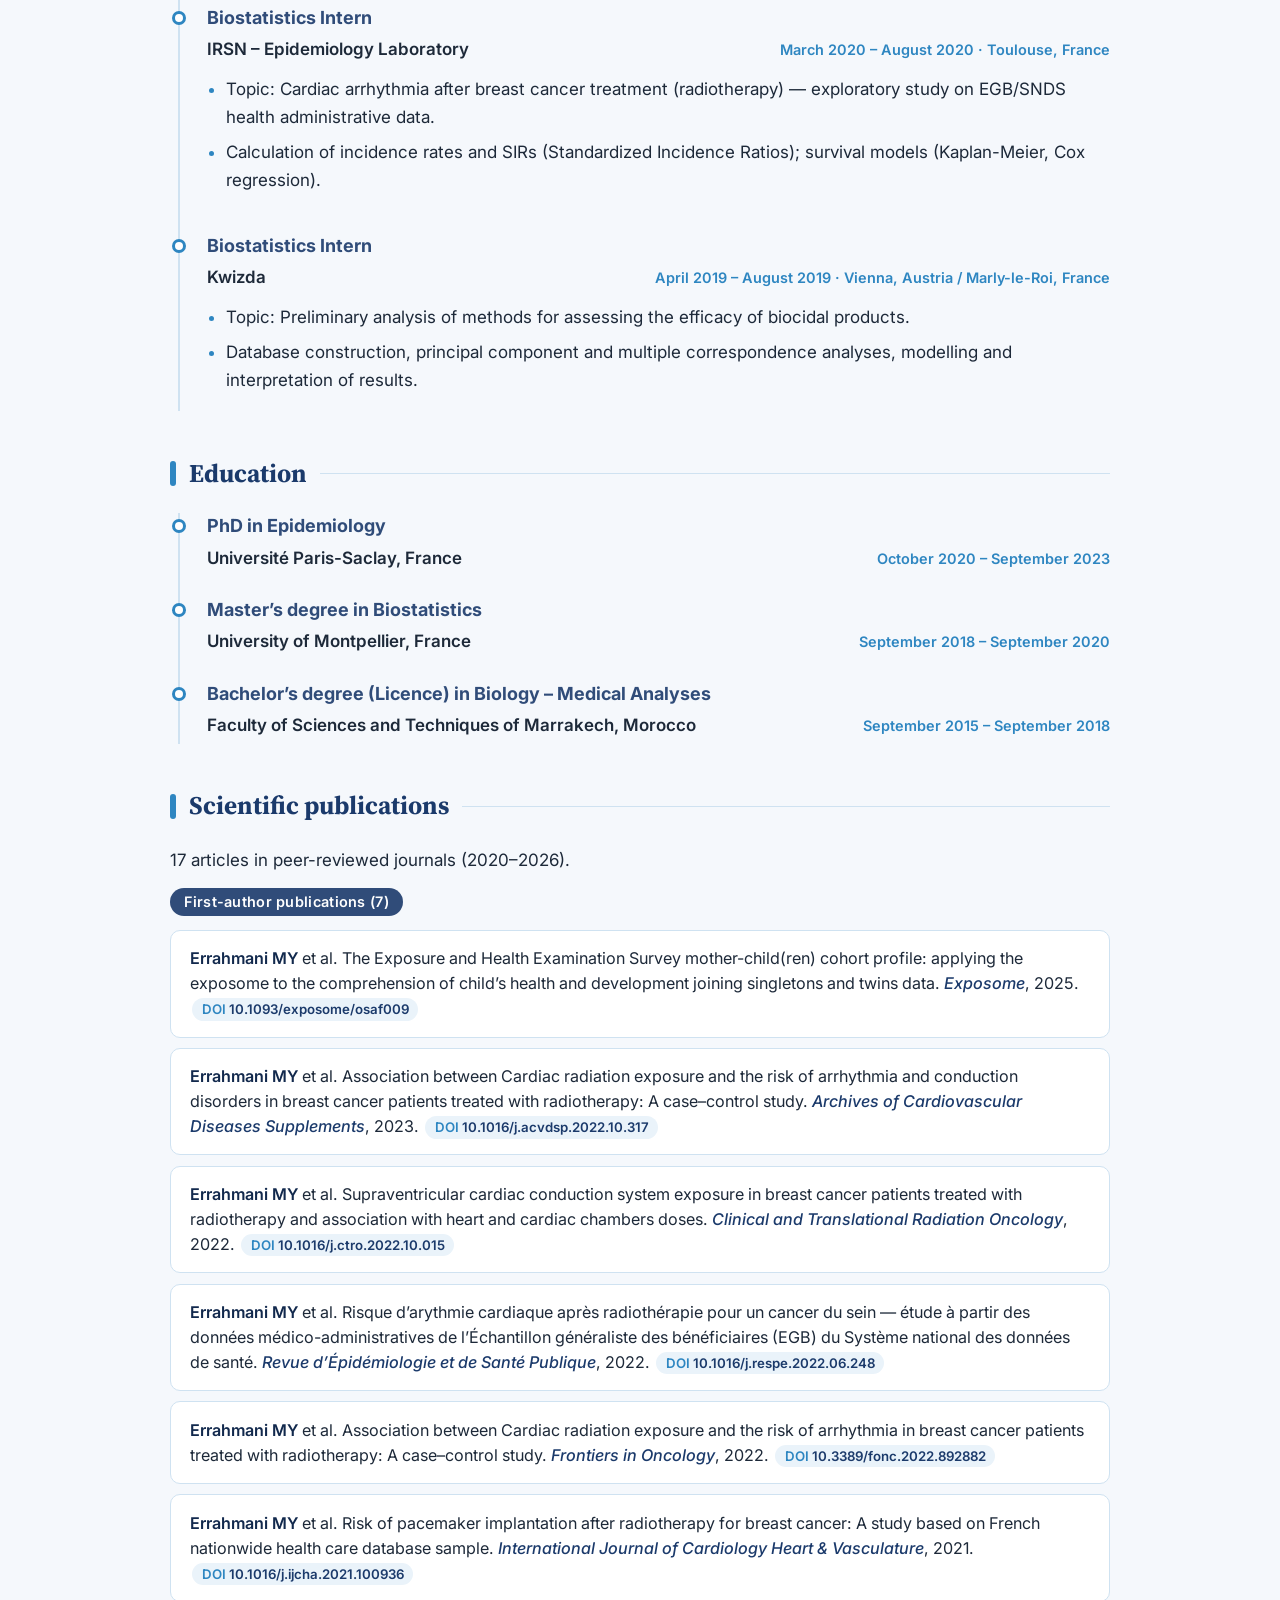
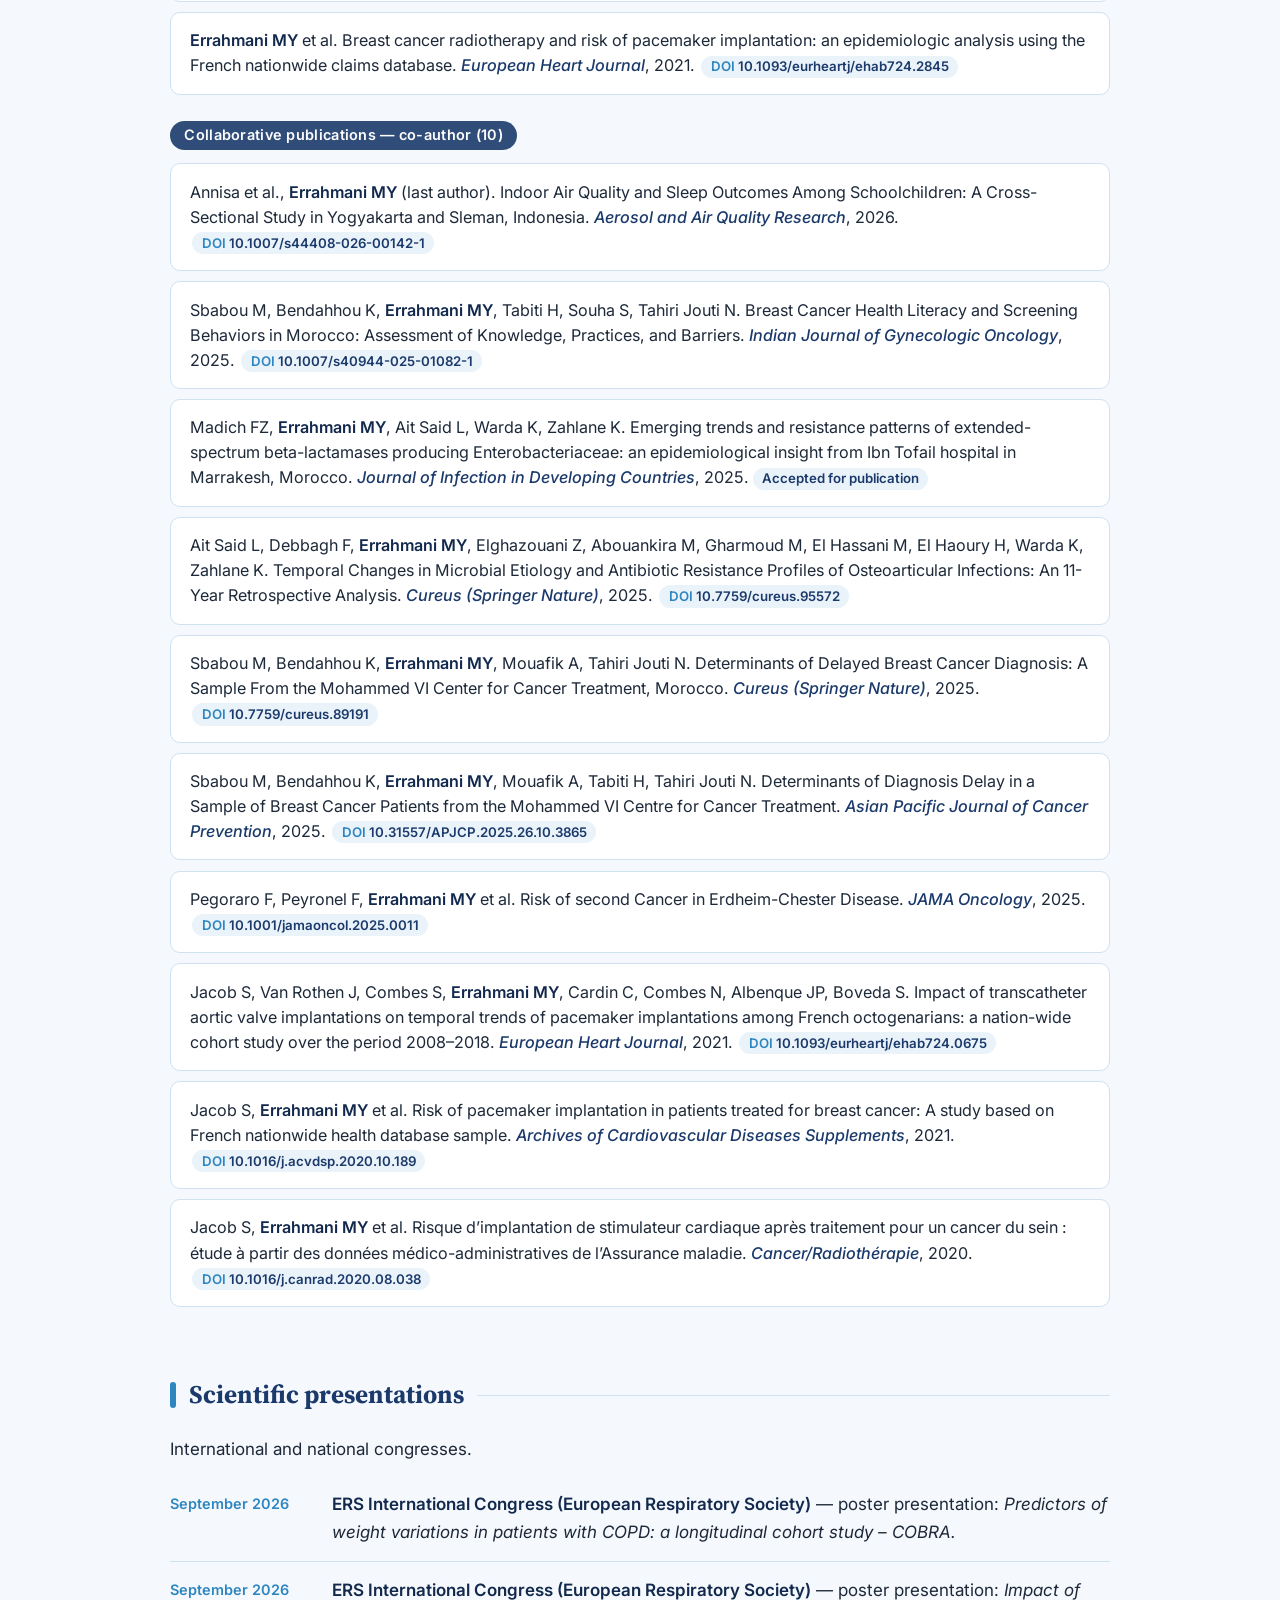
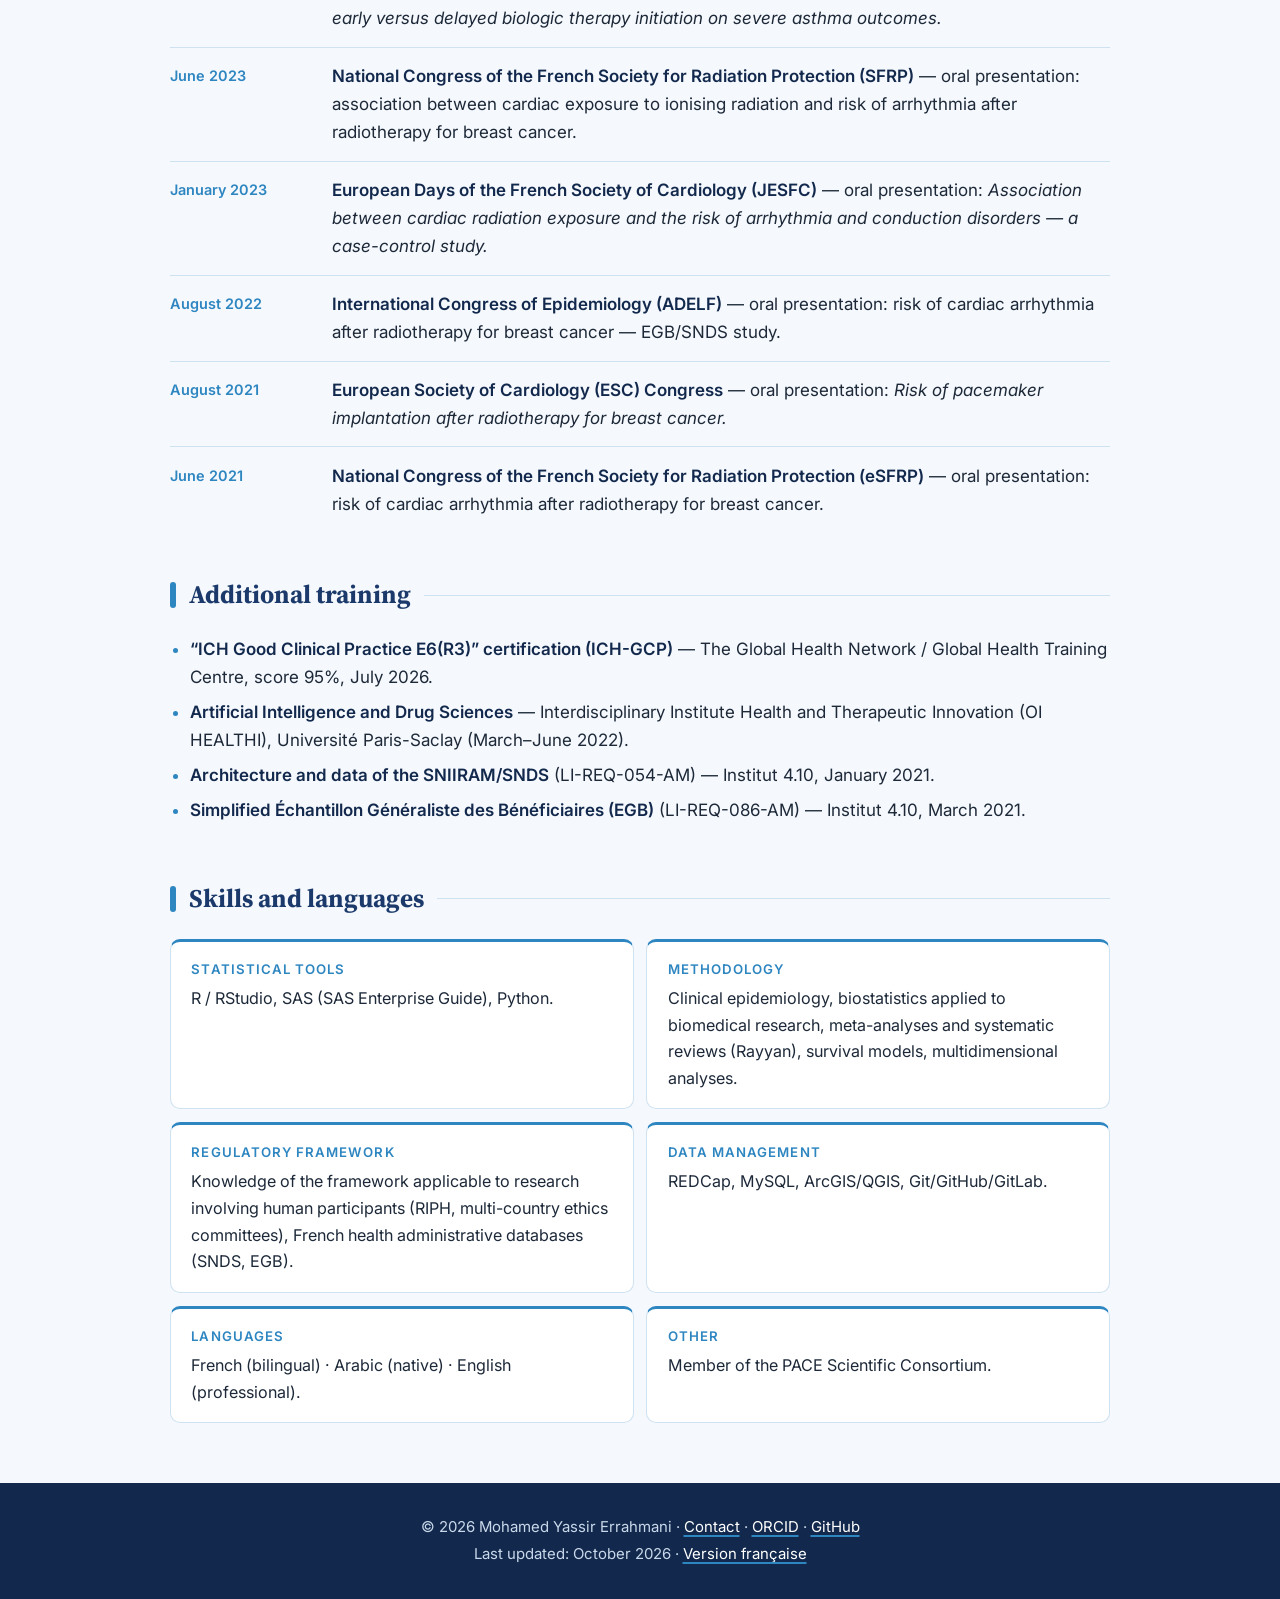
<file: docs/en/index.html>
<!DOCTYPE html>
<html xmlns="http://www.w3.org/1999/xhtml" lang="en" xml:lang="en"><head>

<meta charset="utf-8">
<meta name="generator" content="quarto-1.10.18">

<meta name="viewport" content="width=device-width, initial-scale=1.0, user-scalable=yes">

<meta name="description" content="Academic CV of Mohamed Yassir Errahmani, epidemiologist-biostatistician, Research Engineer at IDESP (INSERM – University of Montpellier).">

<title>CV — Epidemiologist-Biostatistician – Mohamed Yassir Errahmani</title>
<style>
/* Default styles provided by pandoc.
** See https://pandoc.org/MANUAL.html#variables-for-html for config info.
*/
span.smallcaps{font-variant: small-caps;}
div.columns{display: flex; gap: 1.5em;}
div.column{flex: auto;}
@media screen {
div.columns{gap: min(4vw, 1.5em);}
div.column{overflow-x: auto;}
}
div.hanging-indent{margin-left: 1.5em; text-indent: -1.5em;}
ul.task-list{list-style: none;}
ul.task-list li input[type="checkbox"] {
  width: 0.8em;
  margin: 0 0.8em 0.2em -1em; /* quarto-specific, see https://github.com/quarto-dev/quarto-cli/issues/4556 */ 
  vertical-align: middle;
}
</style>


<script src="../site_libs/quarto-nav/quarto-nav.js"></script>
<link href="../favicon.svg" rel="icon" type="image/svg+xml">
<script src="../site_libs/clipboard/clipboard.min.js"></script>
<script src="../site_libs/quarto-html/quarto.js" type="module"></script>
<script src="../site_libs/quarto-html/tabsets/tabsets.js" type="module"></script>
<script src="../site_libs/quarto-html/popper.min.js"></script>
<script src="../site_libs/quarto-html/tippy.umd.min.js"></script>
<link href="../site_libs/quarto-html/tippy.css" rel="stylesheet">
<link href="../site_libs/quarto-html/quarto-syntax-highlighting-64a204ab8560d761af7679ceaba22944.css" rel="stylesheet" id="quarto-text-highlighting-styles">
<script src="../site_libs/bootstrap/bootstrap.min.js"></script>
<link href="../site_libs/bootstrap/bootstrap-icons.css" rel="stylesheet">
<link href="../site_libs/bootstrap/bootstrap-d0cfe7a3482e0d49a74229a8f3b76718.min.css" rel="stylesheet" append-hash="true" id="quarto-bootstrap" data-mode="light">
<script id="quarto-search-options" type="application/json">{
  "language": {
    "search-no-results-text": "No results",
    "search-matching-documents-text": "matching documents",
    "search-copy-link-title": "Copy link to search",
    "search-hide-matches-text": "Hide additional matches",
    "search-more-match-text": "more match in this document",
    "search-more-matches-text": "more matches in this document",
    "search-clear-button-title": "Clear",
    "search-text-placeholder": "",
    "search-detached-cancel-button-title": "Cancel",
    "search-submit-button-title": "Submit",
    "search-label": "Search"
  }
}</script>
<style>html{ scroll-behavior: smooth; }</style>
<link rel="preconnect" href="https://fonts.googleapis.com">
<link rel="preconnect" href="https://fonts.gstatic.com" crossorigin="">
<link href="https://fonts.googleapis.com/css2?family=Inter:wght@400;500;600;700&amp;family=Source+Serif+4:opsz,wght@8..60,600;8..60,700&amp;display=swap" rel="stylesheet">
<meta name="author" content="Mohamed Yassir Errahmani">
<link rel="alternate" hreflang="fr" href="https://mohamedyassirerrahmani.github.io/CV_Mohamed_Yassir_Errahmani/">
<link rel="alternate" hreflang="en" href="https://mohamedyassirerrahmani.github.io/CV_Mohamed_Yassir_Errahmani/en/">


<link rel="stylesheet" href="../styles.css">
<meta property="og:title" content="CV — Epidemiologist-Biostatistician">
<meta property="og:site_name" content="Mohamed Yassir Errahmani">
</head>

<body class="fullcontent quarto-light">

<div id="quarto-search-results"></div>
<!-- content -->
<div id="quarto-content" class="quarto-container page-layout-custom">
<!-- sidebar -->
<!-- margin-sidebar -->
<!-- main -->




<!-- ========================= Navigation bar ========================== -->
<header class="cv-nav" id="top">
  <div class="cv-nav-inner">
    <a class="cv-brand" href="#top"><span class="cv-mono">MYE</span><span>M. Y. Errahmani</span></a>
    <nav class="cv-nav-links" aria-label="Sections">
      <a href="#profile">Profile</a>
      <a href="#research">Research</a>
      <a href="#experience">Experience</a>
      <a href="#education">Education</a>
      <a href="#publications">Publications</a>
      <a href="#talks">Presentations</a>
      <a href="#skills">Skills</a>
    </nav>
    <div class="cv-lang" role="group" aria-label="Language">
      <a href="../" data-lang-switch="" hreflang="fr" lang="fr" title="Version française">FR</a>
      <span class="on" aria-current="true">EN</span>
    </div>
  </div>
</header>

<!-- ============================== Hero =============================== -->
<div class="hero">
  <div class="hero-inner">
    <div class="hero-text">
      <span class="eyebrow">Curriculum vitae</span>
      <h1>Mohamed Yassir Errahmani</h1>
      <p class="hero-role">Epidemiologist — Biostatistician, PhD</p>
      <ul class="hero-affil">
        <li>Research Engineer — IDESP (INSERM – University of Montpellier)</li>
        <li>Lecturer — Faculty of Medicine and Pharmacy of Montpellier</li>
      </ul>
      <div class="hero-links">
        <a class="primary" href="mailto:mohamed-yassir.errahmani@umontpellier.fr"><i class="bi bi-envelope"></i> mohamed-yassir.errahmani@umontpellier.fr</a>
        <a href="https://orcid.org/0000-0001-8403-298X"><i class="bi bi-person-vcard"></i> ORCID 0000-0001-8403-298X</a>
        <a href="https://github.com/MohamedYassirErrahmani"><i class="bi bi-github"></i> GitHub</a>
        <span><i class="bi bi-geo-alt"></i> Montpellier, France</span>
      </div>
    </div>
    <!-- Photo: to change it, replace photo.jpg (square image) in the project root -->
    <div class="hero-badge"><img src="../photo.jpg" alt="Portrait of Mohamed Yassir Errahmani"></div>
  </div>
</div>

<!-- =========================== Key figures =========================== -->
<div class="stats">
  <div><b>17</b>articles in peer-reviewed journals</div>
  <div><b>7</b>first-author publications</div>
  <div><b>7</b>conference presentations</div>
  <div><b>10</b>European countries — EXHES cohort</div>
</div>
<section id="profile" class="level2">
<h2 data-anchor-id="profile">Profile</h2>
<div class="lead">
<p>Epidemiologist and biostatistician specialising in biostatistics and epidemiology applied to international biomedical research (mother-child cohorts, exposome, regulated clinical trials and studies), with leading methodological experience on research projects involving human participants.</p>
<p>Currently Research Engineer at IDESP (INSERM – University of Montpellier) and lecturer at the Faculty of Medicine and Pharmacy of Montpellier.</p>
</div>
</section>
<section id="research" class="level2">
<h2 data-anchor-id="research">Biomedical research — cohorts and regulated studies</h2>
<section id="exhes-cohort-exposure-and-health-examination-survey" class="level3">
<h3 data-anchor-id="exhes-cohort-exposure-and-health-examination-survey">EXHES cohort (Exposure and Health Examination Survey)</h3>
<div class="meta">
<p><span class="org">European HEALS project (FP7-ENV, European Commission)</span> <span class="when">2017 to present</span></p>
</div>
<ul>
<li>Multicentre prospective mother-child cohort: 2,356 dyads, 10 European countries. Ethics approvals obtained in each country (in France: CPP Ouest IV–Nantes, no. 458/2017).</li>
<li>Role: <strong>first and corresponding author</strong> of the reference publication describing the full cohort protocol (biobank, questionnaires, external/internal exposome) — <em>Methodology (lead)</em>, <em>Data curation (equal)</em>, <em>Formal analysis (equal)</em>, <em>Writing – original draft (lead)</em>.</li>
<li>Design of the analysis plan, multi-country statistical analyses (meta-analysis of odds ratios and standardised mean differences), drafting and publication of the manuscript.</li>
<li>Publication: Errahmani MY et al.&nbsp;The Exposure and Health Examination Survey mother-child(ren) cohort profile. <em>Exposome</em>, 2025. <a href="https://doi.org/10.1093/exposome/osaf009" class="doi">10.1093/exposome/osaf009</a></li>
</ul>
</section>
<section id="c-health-study" class="level3">
<h3 data-anchor-id="c-health-study">C-HEALTH study</h3>
<div class="meta">
<p><span class="org">Montpellier University Hospital (CHU) / Institute of Evolutionary Science of Montpellier (ISEM)</span></p>
</div>
<ul>
<li>Research involving human participants (RIPH, French regulatory framework), national no. 2023-A02418-37, sponsored by Montpellier University Hospital. Biological follow-up protocol covering a complete menstrual cycle (daily saliva samples, connected device, blood self-sampling, ovulation tests).</li>
<li>Role: <strong>lead for the biostatistics component</strong> — development of the statistical analysis plan (SAP) and conduct of the analyses.</li>
</ul>
</section>
<section id="cobra-cohort" class="level3">
<h3 data-anchor-id="cobra-cohort">COBRA cohort</h3>
<div class="meta">
<p><span class="org">French multicentre cohort</span></p>
</div>
<ul>
<li>Role: <strong>data manager and lead for the statistical analyses</strong> of the cohort.</li>
</ul>
</section>
<section id="good-clinical-practice-certification-gcp-ich-gcp" class="level3">
<h3 data-anchor-id="good-clinical-practice-certification-gcp-ich-gcp">Good Clinical Practice certification (GCP / ICH-GCP)</h3>
<ul>
<li>Certified in “ICH Good Clinical Practice E6(R3)” (current GCP standard) by The Global Health Network / Global Health Training Centre, score 95% (July 2026).</li>
</ul>
</section>
</section>
<section id="experience" class="level2">
<h2 data-anchor-id="experience">Professional experience</h2>
<section id="research-engineer-epidemiology-biostatistics-metabolomics-epigenetics" class="level3">
<h3 data-anchor-id="research-engineer-epidemiology-biostatistics-metabolomics-epigenetics">Research Engineer — Epidemiology, Biostatistics, Metabolomics, Epigenetics</h3>
<div class="meta">
<p><span class="org">IDESP (INSERM – University of Montpellier)</span> <span class="when">Since January 2024 · Montpellier, France</span></p>
</div>
<p>Statistical and methodological analyses for cutting-edge research projects in environmental health and precision medicine.</p>
<ul>
<li><strong>Supervision &amp; data curation:</strong> processing and harmonisation of complex databases from national and international cohorts.</li>
<li><strong>Advanced modelling:</strong> development of statistical analysis plans (SAPs), implementation of models and analyses suited to the research questions, and development of R packages.</li>
<li><strong>Scientific output:</strong> methodological coordination for the writing of scientific reports, regulated calls for proposals and scientific articles.</li>
<li><strong>Compliance &amp; ethics:</strong> 100% compliance maintained with GCP (ICH-GCP) standards and RIPH regulatory requirements across all studies managed.</li>
</ul>
</section>
<section id="adjunct-lecturer" class="level3">
<h3 data-anchor-id="adjunct-lecturer">Adjunct Lecturer</h3>
<div class="meta">
<p><span class="org">Faculty of Pharmacy / Faculty of Medicine, University of Montpellier</span> <span class="when">Since September 2024 · Montpellier, France</span></p>
</div>
<p>Design and delivery of advanced academic modules in biostatistics, epidemiology, databases and SAS programming for health and pharmacy students.</p>
<ul>
<li><strong>Instructional design:</strong> design and delivery of more than 100 hours of teaching in SAS programming, databases and applied statistics, from third-year undergraduate (L3) to second-year Master’s (M2) level and for third-year pharmacy students.</li>
<li><strong>Supervision &amp; mentoring:</strong> supervision and support of first- and second-year Master’s students during their research internships.</li>
</ul>
</section>
<section id="phd-researcher" class="level3">
<h3 data-anchor-id="phd-researcher">PhD Researcher</h3>
<div class="meta">
<p><span class="org">Laboratory of Ionising Radiation Epidemiology (IRSN)</span> <span class="when">October 2020 – September 2023 · Toulouse, France</span></p>
</div>
<ul>
<li>Thesis topic: Cardiac arrhythmias and conduction disorders after radiotherapy for breast cancer.</li>
<li>Setting up epidemiological studies and writing protocols; literature searches.</li>
<li>Handling of medical data and cohorts (SNDS, EGB, CAMBRIARYTHMO).</li>
<li>Writing study-specific programs and statistical analysis plans; complex multidimensional analyses.</li>
<li>Writing reports and scientific articles, and presenting results at national and international events.</li>
</ul>
</section>
<section id="biostatistics-intern" class="level3">
<h3 data-anchor-id="biostatistics-intern">Biostatistics Intern</h3>
<div class="meta">
<p><span class="org">IRSN – Epidemiology Laboratory</span> <span class="when">March 2020 – August 2020 · Toulouse, France</span></p>
</div>
<ul>
<li>Topic: Cardiac arrhythmia after breast cancer treatment (radiotherapy) — exploratory study on EGB/SNDS health administrative data.</li>
<li>Calculation of incidence rates and SIRs (Standardized Incidence Ratios); survival models (Kaplan-Meier, Cox regression).</li>
</ul>
</section>
<section id="biostatistics-intern-1" class="level3">
<h3 data-anchor-id="biostatistics-intern-1">Biostatistics Intern</h3>
<div class="meta">
<p><span class="org">Kwizda</span> <span class="when">April 2019 – August 2019 · Vienna, Austria / Marly-le-Roi, France</span></p>
</div>
<ul>
<li>Topic: Preliminary analysis of methods for assessing the efficacy of biocidal products.</li>
<li>Database construction, principal component and multiple correspondence analyses, modelling and interpretation of results.</li>
</ul>
</section>
</section>
<section id="education" class="level2">
<h2 data-anchor-id="education">Education</h2>
<section id="phd-in-epidemiology" class="level3">
<h3 data-anchor-id="phd-in-epidemiology">PhD in Epidemiology</h3>
<div class="meta">
<p><span class="org">Université Paris-Saclay, France</span> <span class="when">October 2020 – September 2023</span></p>
</div>
</section>
<section id="masters-degree-in-biostatistics" class="level3">
<h3 data-anchor-id="masters-degree-in-biostatistics">Master’s degree in Biostatistics</h3>
<div class="meta">
<p><span class="org">University of Montpellier, France</span> <span class="when">September 2018 – September 2020</span></p>
</div>
</section>
<section id="bachelors-degree-licence-in-biology-medical-analyses" class="level3">
<h3 data-anchor-id="bachelors-degree-licence-in-biology-medical-analyses">Bachelor’s degree (Licence) in Biology – Medical Analyses</h3>
<div class="meta">
<p><span class="org">Faculty of Sciences and Techniques of Marrakech, Morocco</span> <span class="when">September 2015 – September 2018</span></p>
</div>
</section>
</section>
<section id="publications" class="level2">
<h2 data-anchor-id="publications">Scientific publications</h2>
<p>17 articles in peer-reviewed journals (2020–2026).</p>
<section id="first-author-publications-7" class="level3">
<h3 data-anchor-id="first-author-publications-7">First-author publications (7)</h3>
<div class="pubs">
<ul>
<li><strong>Errahmani MY</strong> et al.&nbsp;The Exposure and Health Examination Survey mother-child(ren) cohort profile: applying the exposome to the comprehension of child’s health and development joining singletons and twins data. <em>Exposome</em>, 2025. <a href="https://doi.org/10.1093/exposome/osaf009" class="doi">10.1093/exposome/osaf009</a></li>
<li><strong>Errahmani MY</strong> et al.&nbsp;Association between Cardiac radiation exposure and the risk of arrhythmia and conduction disorders in breast cancer patients treated with radiotherapy: A case–control study. <em>Archives of Cardiovascular Diseases Supplements</em>, 2023. <a href="https://doi.org/10.1016/j.acvdsp.2022.10.317" class="doi">10.1016/j.acvdsp.2022.10.317</a></li>
<li><strong>Errahmani MY</strong> et al.&nbsp;Supraventricular cardiac conduction system exposure in breast cancer patients treated with radiotherapy and association with heart and cardiac chambers doses. <em>Clinical and Translational Radiation Oncology</em>, 2022. <a href="https://doi.org/10.1016/j.ctro.2022.10.015" class="doi">10.1016/j.ctro.2022.10.015</a></li>
<li><strong>Errahmani MY</strong> et al.&nbsp;Risque d’arythmie cardiaque après radiothérapie pour un cancer du sein — étude à partir des données médico-administratives de l’Échantillon généraliste des bénéficiaires (EGB) du Système national des données de santé. <em>Revue d’Épidémiologie et de Santé Publique</em>, 2022. <a href="https://doi.org/10.1016/j.respe.2022.06.248" class="doi">10.1016/j.respe.2022.06.248</a></li>
<li><strong>Errahmani MY</strong> et al.&nbsp;Association between Cardiac radiation exposure and the risk of arrhythmia in breast cancer patients treated with radiotherapy: A case–control study. <em>Frontiers in Oncology</em>, 2022. <a href="https://doi.org/10.3389/fonc.2022.892882" class="doi">10.3389/fonc.2022.892882</a></li>
<li><strong>Errahmani MY</strong> et al.&nbsp;Risk of pacemaker implantation after radiotherapy for breast cancer: A study based on French nationwide health care database sample. <em>International Journal of Cardiology Heart &amp; Vasculature</em>, 2021. <a href="https://doi.org/10.1016/j.ijcha.2021.100936" class="doi">10.1016/j.ijcha.2021.100936</a></li>
<li><strong>Errahmani MY</strong> et al.&nbsp;Breast cancer radiotherapy and risk of pacemaker implantation: an epidemiologic analysis using the French nationwide claims database. <em>European Heart Journal</em>, 2021. <a href="https://doi.org/10.1093/eurheartj/ehab724.2845" class="doi">10.1093/eurheartj/ehab724.2845</a></li>
</ul>
</div>
</section>
<section id="collaborative-publications-co-author-10" class="level3">
<h3 data-anchor-id="collaborative-publications-co-author-10">Collaborative publications — co-author (10)</h3>
<div class="pubs">
<ul>
<li>Annisa et al., <strong>Errahmani MY</strong> (last author). Indoor Air Quality and Sleep Outcomes Among Schoolchildren: A Cross-Sectional Study in Yogyakarta and Sleman, Indonesia. <em>Aerosol and Air Quality Research</em>, 2026. <a href="https://doi.org/10.1007/s44408-026-00142-1" class="doi">10.1007/s44408-026-00142-1</a></li>
<li>Sbabou M, Bendahhou K, <strong>Errahmani MY</strong>, Tabiti H, Souha S, Tahiri Jouti N. Breast Cancer Health Literacy and Screening Behaviors in Morocco: Assessment of Knowledge, Practices, and Barriers. <em>Indian Journal of Gynecologic Oncology</em>, 2025. <a href="https://doi.org/10.1007/s40944-025-01082-1" class="doi">10.1007/s40944-025-01082-1</a></li>
<li>Madich FZ, <strong>Errahmani MY</strong>, Ait Said L, Warda K, Zahlane K. Emerging trends and resistance patterns of extended-spectrum beta-lactamases producing Enterobacteriaceae: an epidemiological insight from Ibn Tofail hospital in Marrakesh, Morocco. <em>Journal of Infection in Developing Countries</em>, 2025. <span class="tag">Accepted for publication</span></li>
<li>Ait Said L, Debbagh F, <strong>Errahmani MY</strong>, Elghazouani Z, Abouankira M, Gharmoud M, El Hassani M, El Haoury H, Warda K, Zahlane K. Temporal Changes in Microbial Etiology and Antibiotic Resistance Profiles of Osteoarticular Infections: An 11-Year Retrospective Analysis. <em>Cureus (Springer Nature)</em>, 2025. <a href="https://doi.org/10.7759/cureus.95572" class="doi">10.7759/cureus.95572</a></li>
<li>Sbabou M, Bendahhou K, <strong>Errahmani MY</strong>, Mouafik A, Tahiri Jouti N. Determinants of Delayed Breast Cancer Diagnosis: A Sample From the Mohammed VI Center for Cancer Treatment, Morocco. <em>Cureus (Springer Nature)</em>, 2025. <a href="https://doi.org/10.7759/cureus.89191" class="doi">10.7759/cureus.89191</a></li>
<li>Sbabou M, Bendahhou K, <strong>Errahmani MY</strong>, Mouafik A, Tabiti H, Tahiri Jouti N. Determinants of Diagnosis Delay in a Sample of Breast Cancer Patients from the Mohammed VI Centre for Cancer Treatment. <em>Asian Pacific Journal of Cancer Prevention</em>, 2025. <a href="https://doi.org/10.31557/APJCP.2025.26.10.3865" class="doi">10.31557/APJCP.2025.26.10.3865</a></li>
<li>Pegoraro F, Peyronel F, <strong>Errahmani MY</strong> et al.&nbsp;Risk of second Cancer in Erdheim-Chester Disease. <em>JAMA Oncology</em>, 2025. <a href="https://doi.org/10.1001/jamaoncol.2025.0011" class="doi">10.1001/jamaoncol.2025.0011</a></li>
<li>Jacob S, Van Rothen J, Combes S, <strong>Errahmani MY</strong>, Cardin C, Combes N, Albenque JP, Boveda S. Impact of transcatheter aortic valve implantations on temporal trends of pacemaker implantations among French octogenarians: a nation-wide cohort study over the period 2008–2018. <em>European Heart Journal</em>, 2021. <a href="https://doi.org/10.1093/eurheartj/ehab724.0675" class="doi">10.1093/eurheartj/ehab724.0675</a></li>
<li>Jacob S, <strong>Errahmani MY</strong> et al.&nbsp;Risk of pacemaker implantation in patients treated for breast cancer: A study based on French nationwide health database sample. <em>Archives of Cardiovascular Diseases Supplements</em>, 2021. <a href="https://doi.org/10.1016/j.acvdsp.2020.10.189" class="doi">10.1016/j.acvdsp.2020.10.189</a></li>
<li>Jacob S, <strong>Errahmani MY</strong> et al.&nbsp;Risque d’implantation de stimulateur cardiaque après traitement pour un cancer du sein : étude à partir des données médico-administratives de l’Assurance maladie. <em>Cancer/Radiothérapie</em>, 2020. <a href="https://doi.org/10.1016/j.canrad.2020.08.038" class="doi">10.1016/j.canrad.2020.08.038</a></li>
</ul>
</div>
</section>
</section>
<section id="talks" class="level2">
<h2 data-anchor-id="talks">Scientific presentations</h2>
<p>International and national congresses.</p>
<div class="talks">
<ul>
<li><span class="when">September 2026</span> <strong>ERS International Congress (European Respiratory Society)</strong> — poster presentation: <em>Predictors of weight variations in patients with COPD: a longitudinal cohort study – COBRA.</em></li>
<li><span class="when">September 2026</span> <strong>ERS International Congress (European Respiratory Society)</strong> — poster presentation: <em>Impact of early versus delayed biologic therapy initiation on severe asthma outcomes.</em></li>
<li><span class="when">June 2023</span> <strong>National Congress of the French Society for Radiation Protection (SFRP)</strong> — oral presentation: association between cardiac exposure to ionising radiation and risk of arrhythmia after radiotherapy for breast cancer.</li>
<li><span class="when">January 2023</span> <strong>European Days of the French Society of Cardiology (JESFC)</strong> — oral presentation: <em>Association between cardiac radiation exposure and the risk of arrhythmia and conduction disorders — a case-control study.</em></li>
<li><span class="when">August 2022</span> <strong>International Congress of Epidemiology (ADELF)</strong> — oral presentation: risk of cardiac arrhythmia after radiotherapy for breast cancer — EGB/SNDS study.</li>
<li><span class="when">August 2021</span> <strong>European Society of Cardiology (ESC) Congress</strong> — oral presentation: <em>Risk of pacemaker implantation after radiotherapy for breast cancer.</em></li>
<li><span class="when">June 2021</span> <strong>National Congress of the French Society for Radiation Protection (eSFRP)</strong> — oral presentation: risk of cardiac arrhythmia after radiotherapy for breast cancer.</li>
</ul>
</div>
</section>
<section id="training" class="level2">
<h2 data-anchor-id="training">Additional training</h2>
<ul>
<li><strong>“ICH Good Clinical Practice E6(R3)” certification (ICH-GCP)</strong> — The Global Health Network / Global Health Training Centre, score 95%, July 2026.</li>
<li><strong>Artificial Intelligence and Drug Sciences</strong> — Interdisciplinary Institute Health and Therapeutic Innovation (OI HEALTHI), Université Paris-Saclay (March–June 2022).</li>
<li><strong>Architecture and data of the SNIIRAM/SNDS</strong> (LI-REQ-054-AM) — Institut 4.10, January 2021.</li>
<li><strong>Simplified Échantillon Généraliste des Bénéficiaires (EGB)</strong> (LI-REQ-086-AM) — Institut 4.10, March 2021.</li>
</ul>
</section>
<section id="skills" class="level2">
<h2 data-anchor-id="skills">Skills and languages</h2>
<div class="skills">
<ul>
<li><strong>Statistical tools</strong> R / RStudio, SAS (SAS Enterprise Guide), Python.</li>
<li><strong>Methodology</strong> Clinical epidemiology, biostatistics applied to biomedical research, meta-analyses and systematic reviews (Rayyan), survival models, multidimensional analyses.</li>
<li><strong>Regulatory framework</strong> Knowledge of the framework applicable to research involving human participants (RIPH, multi-country ethics committees), French health administrative databases (SNDS, EGB).</li>
<li><strong>Data management</strong> REDCap, MySQL, ArcGIS/QGIS, Git/GitHub/GitLab.</li>
<li><strong>Languages</strong> French (bilingual) · Arabic (native) · English (professional).</li>
<li><strong>Other</strong> Member of the PACE Scientific Consortium.</li>
</ul>
</div>


</section>


<script>
document.addEventListener('DOMContentLoaded', function () {
  var links = Array.prototype.slice.call(
    document.querySelectorAll('.cv-nav-links a')
  );
  var strip = document.querySelector('.cv-nav-links');
  var current = '';

  /* Surlignage de la section visible dans la barre de navigation */
  function setActive(id) {
    current = id;
    links.forEach(function (a) {
      var on = a.hash === '#' + id;
      a.classList.toggle('active', on);
      if (on && strip && strip.scrollWidth > strip.clientWidth) {
        strip.scrollLeft = a.offsetLeft - (strip.clientWidth - a.offsetWidth) / 2;
      }
    });
  }

  if ('IntersectionObserver' in window) {
    var observer = new IntersectionObserver(function (entries) {
      entries.forEach(function (e) {
        if (e.isIntersecting) setActive(e.target.id);
      });
    }, { rootMargin: '-25% 0px -65% 0px' });

    links.forEach(function (a) {
      var el = document.getElementById(a.hash.slice(1));
      if (el) observer.observe(el);
    });
  }

  /* Bascule FR / EN : on reste sur la même section */
  document.querySelectorAll('a[data-lang-switch]').forEach(function (a) {
    a.addEventListener('click', function () {
      var id = current || location.hash.slice(1);
      if (id) a.href = a.getAttribute('href').split('#')[0] + '#' + id;
    });
  });
});
</script>
<script id="quarto-html-after-body" type="application/javascript">
  window.document.addEventListener("DOMContentLoaded", function (event) {
    const isCodeAnnotation = (el) => {
      for (const clz of el.classList) {
        if (clz.startsWith('code-annotation-')) {                     
          return true;
        }
      }
      return false;
    }
    const onCopySuccess = function(e) {
      // button target
      const button = e.trigger;
      // don't keep focus
      button.blur();
      // flash "checked"
      button.classList.add('code-copy-button-checked');
      var currentTitle = button.getAttribute("title");
      button.setAttribute("title", "Copied!");
      let tooltip;
      if (window.bootstrap) {
        button.setAttribute("data-bs-toggle", "tooltip");
        button.setAttribute("data-bs-placement", "left");
        button.setAttribute("data-bs-title", "Copied!");
        tooltip = new bootstrap.Tooltip(button, 
          { trigger: "manual", 
            customClass: "code-copy-button-tooltip",
            offset: [0, -8]});
        tooltip.show();    
      }
      setTimeout(function() {
        if (tooltip) {
          tooltip.hide();
          button.removeAttribute("data-bs-title");
          button.removeAttribute("data-bs-toggle");
          button.removeAttribute("data-bs-placement");
        }
        button.setAttribute("title", currentTitle);
        button.classList.remove('code-copy-button-checked');
      }, 1000);
      // clear code selection
      e.clearSelection();
    }
    const getTextToCopy = function(trigger) {
      const outerScaffold = trigger.parentElement.cloneNode(true);
      const codeEl = outerScaffold.querySelector('code');
      for (const childEl of codeEl.children) {
        if (isCodeAnnotation(childEl)) {
          childEl.remove();
        }
      }
      return codeEl.innerText;
    }
    const clipboard = new window.ClipboardJS('.code-copy-button:not([data-in-quarto-modal])', {
      text: getTextToCopy
    });
    clipboard.on('success', onCopySuccess);
    if (window.document.getElementById('quarto-embedded-source-code-modal')) {
      const clipboardModal = new window.ClipboardJS('.code-copy-button[data-in-quarto-modal]', {
        text: getTextToCopy,
        container: window.document.getElementById('quarto-embedded-source-code-modal')
      });
      clipboardModal.on('success', onCopySuccess);
    }
      var localhostRegex = new RegExp(/^(?:http|https):\/\/localhost\:?[0-9]*\//);
      var mailtoRegex = new RegExp(/^mailto:/);
        var filterRegex = new RegExp("https:\/\/mohamedyassirerrahmani\.github\.io\/CV_Mohamed_Yassir_Errahmani\/");
      var isInternal = (href) => {
          return filterRegex.test(href) || localhostRegex.test(href) || mailtoRegex.test(href);
      }
      // Inspect non-navigation links and adorn them if external
     var links = window.document.querySelectorAll('a[href]:not(.nav-link):not(.navbar-brand):not(.toc-action):not(.sidebar-link):not(.sidebar-item-toggle):not(.pagination-link):not(.no-external):not([aria-hidden]):not(.dropdown-item):not(.quarto-navigation-tool):not(.about-link)');
      for (var i=0; i<links.length; i++) {
        const link = links[i];
        if (!isInternal(link.href)) {
          // undo the damage that might have been done by quarto-nav.js in the case of
          // links that we want to consider external
          if (link.dataset.originalHref !== undefined) {
            link.href = link.dataset.originalHref;
          }
            // target, if specified
            link.setAttribute("target", "_blank");
            if (link.getAttribute("rel") === null) {
              link.setAttribute("rel", "noopener");
            }
        }
      }
    function tippyHover(el, contentFn, onTriggerFn, onUntriggerFn) {
      const config = {
        allowHTML: true,
        maxWidth: 500,
        delay: 100,
        arrow: false,
        appendTo: function(el) {
            return el.parentElement;
        },
        interactive: true,
        interactiveBorder: 10,
        theme: 'quarto',
        placement: 'bottom-start',
      };
      if (contentFn) {
        config.content = contentFn;
      }
      if (onTriggerFn) {
        config.onTrigger = onTriggerFn;
      }
      if (onUntriggerFn) {
        config.onUntrigger = onUntriggerFn;
      }
      window.tippy(el, config); 
    }
    const noterefs = window.document.querySelectorAll('a[role="doc-noteref"]');
    for (var i=0; i<noterefs.length; i++) {
      const ref = noterefs[i];
      tippyHover(ref, function() {
        // use id or data attribute instead here
        let href = ref.getAttribute('data-footnote-href') || ref.getAttribute('href');
        try { href = new URL(href).hash; } catch {}
        const id = href.replace(/^#\/?/, "");
        const note = window.document.getElementById(id);
        if (note) {
          return note.innerHTML;
        } else {
          return "";
        }
      });
    }
    const xrefs = window.document.querySelectorAll('a.quarto-xref');
    const processXRef = (id, note) => {
      // Strip column container classes
      const stripColumnClz = (el) => {
        el.classList.remove("page-full", "page-columns");
        if (el.children) {
          for (const child of el.children) {
            stripColumnClz(child);
          }
        }
      }
      stripColumnClz(note)
      if (id === null || id.startsWith('sec-')) {
        // Special case sections, only their first couple elements
        const container = document.createElement("div");
        if (note.children && note.children.length > 2) {
          container.appendChild(note.children[0].cloneNode(true));
          for (let i = 1; i < note.children.length; i++) {
            const child = note.children[i];
            if (child.tagName === "P" && child.innerText === "") {
              continue;
            } else {
              container.appendChild(child.cloneNode(true));
              break;
            }
          }
          if (window.Quarto?.typesetMath) {
            window.Quarto.typesetMath(container);
          }
          return container.innerHTML
        } else {
          if (window.Quarto?.typesetMath) {
            window.Quarto.typesetMath(note);
          }
          return note.innerHTML;
        }
      } else {
        // Remove any anchor links if they are present
        const anchorLink = note.querySelector('a.anchorjs-link');
        if (anchorLink) {
          anchorLink.remove();
        }
        if (window.Quarto?.typesetMath) {
          window.Quarto.typesetMath(note);
        }
        if (note.classList.contains("callout")) {
          return note.outerHTML;
        } else {
          return note.innerHTML;
        }
      }
    }
    for (var i=0; i<xrefs.length; i++) {
      const xref = xrefs[i];
      tippyHover(xref, undefined, function(instance) {
        instance.disable();
        let url = xref.getAttribute('href');
        let hash = undefined; 
        if (url.startsWith('#')) {
          hash = url;
        } else {
          try { hash = new URL(url).hash; } catch {}
        }
        if (hash) {
          const id = hash.replace(/^#\/?/, "");
          const note = window.document.getElementById(id);
          if (note !== null) {
            try {
              const html = processXRef(id, note.cloneNode(true));
              instance.setContent(html);
            } finally {
              instance.enable();
              instance.show();
            }
          } else {
            // See if we can fetch this
            fetch(url.split('#')[0])
            .then(res => res.text())
            .then(html => {
              const parser = new DOMParser();
              const htmlDoc = parser.parseFromString(html, "text/html");
              const note = htmlDoc.getElementById(id);
              if (note !== null) {
                const html = processXRef(id, note);
                instance.setContent(html);
              } 
            }).finally(() => {
              instance.enable();
              instance.show();
            });
          }
        } else {
          // See if we can fetch a full url (with no hash to target)
          // This is a special case and we should probably do some content thinning / targeting
          fetch(url)
          .then(res => res.text())
          .then(html => {
            const parser = new DOMParser();
            const htmlDoc = parser.parseFromString(html, "text/html");
            const note = htmlDoc.querySelector('main.content');
            if (note !== null) {
              // This should only happen for chapter cross references
              // (since there is no id in the URL)
              // remove the first header
              if (note.children.length > 0 && note.children[0].tagName === "HEADER") {
                note.children[0].remove();
              }
              const html = processXRef(null, note);
              instance.setContent(html);
            } 
          }).finally(() => {
            instance.enable();
            instance.show();
          });
        }
      }, function(instance) {
      });
    }
        let selectedAnnoteEl;
        const selectorForAnnotation = ( cell, annotation) => {
          let cellAttr = 'data-code-cell="' + cell + '"';
          let lineAttr = 'data-code-annotation="' +  annotation + '"';
          const selector = 'span[' + cellAttr + '][' + lineAttr + ']';
          return selector;
        }
        const selectCodeLines = (annoteEl) => {
          const doc = window.document;
          const targetCell = annoteEl.getAttribute("data-target-cell");
          const targetAnnotation = annoteEl.getAttribute("data-target-annotation");
          const annoteSpan = window.document.querySelector(selectorForAnnotation(targetCell, targetAnnotation));
          const lines = annoteSpan.getAttribute("data-code-lines").split(",");
          const lineIds = lines.map((line) => {
            return targetCell + "-" + line;
          })
          let top = null;
          let height = null;
          let parent = null;
          if (lineIds.length > 0) {
              //compute the position of the single el (top and bottom and make a div)
              const el = window.document.getElementById(lineIds[0]);
              top = el.offsetTop;
              height = el.offsetHeight;
              parent = el.parentElement.parentElement;
            if (lineIds.length > 1) {
              const lastEl = window.document.getElementById(lineIds[lineIds.length - 1]);
              const bottom = lastEl.offsetTop + lastEl.offsetHeight;
              height = bottom - top;
            }
            if (top !== null && height !== null && parent !== null) {
              // cook up a div (if necessary) and position it 
              let div = window.document.getElementById("code-annotation-line-highlight");
              if (div === null) {
                div = window.document.createElement("div");
                div.setAttribute("id", "code-annotation-line-highlight");
                div.style.position = 'absolute';
                parent.appendChild(div);
              }
              div.style.top = top - 2 + "px";
              div.style.height = height + 4 + "px";
              div.style.left = 0;
              let gutterDiv = window.document.getElementById("code-annotation-line-highlight-gutter");
              if (gutterDiv === null) {
                gutterDiv = window.document.createElement("div");
                gutterDiv.setAttribute("id", "code-annotation-line-highlight-gutter");
                gutterDiv.style.position = 'absolute';
                const codeCell = window.document.getElementById(targetCell);
                const gutter = codeCell.querySelector('.code-annotation-gutter');
                gutter.appendChild(gutterDiv);
              }
              gutterDiv.style.top = top - 2 + "px";
              gutterDiv.style.height = height + 4 + "px";
            }
            selectedAnnoteEl = annoteEl;
          }
        };
        const unselectCodeLines = () => {
          const elementsIds = ["code-annotation-line-highlight", "code-annotation-line-highlight-gutter"];
          elementsIds.forEach((elId) => {
            const div = window.document.getElementById(elId);
            if (div) {
              div.remove();
            }
          });
          selectedAnnoteEl = undefined;
        };
          // Handle positioning of the toggle
      window.addEventListener(
        "resize",
        throttle(() => {
          elRect = undefined;
          if (selectedAnnoteEl) {
            selectCodeLines(selectedAnnoteEl);
          }
        }, 10)
      );
      function throttle(fn, ms) {
      let throttle = false;
      let timer;
        return (...args) => {
          if(!throttle) { // first call gets through
              fn.apply(this, args);
              throttle = true;
          } else { // all the others get throttled
              if(timer) clearTimeout(timer); // cancel #2
              timer = setTimeout(() => {
                fn.apply(this, args);
                timer = throttle = false;
              }, ms);
          }
        };
      }
        // Attach click handler to the DT
        const annoteDls = window.document.querySelectorAll('dt[data-target-cell]');
        for (const annoteDlNode of annoteDls) {
          annoteDlNode.addEventListener('click', (event) => {
            const clickedEl = event.target;
            if (clickedEl !== selectedAnnoteEl) {
              unselectCodeLines();
              const activeEl = window.document.querySelector('dt[data-target-cell].code-annotation-active');
              if (activeEl) {
                activeEl.classList.remove('code-annotation-active');
              }
              selectCodeLines(clickedEl);
              clickedEl.classList.add('code-annotation-active');
            } else {
              // Unselect the line
              unselectCodeLines();
              clickedEl.classList.remove('code-annotation-active');
            }
          });
        }
    const findCites = (el) => {
      const parentEl = el.parentElement;
      if (parentEl) {
        const cites = parentEl.dataset.cites;
        if (cites) {
          return {
            el,
            cites: cites.split(' ')
          };
        } else {
          return findCites(el.parentElement)
        }
      } else {
        return undefined;
      }
    };
    var bibliorefs = window.document.querySelectorAll('a[role="doc-biblioref"]');
    for (var i=0; i<bibliorefs.length; i++) {
      const ref = bibliorefs[i];
      const citeInfo = findCites(ref);
      if (citeInfo) {
        tippyHover(citeInfo.el, function() {
          var popup = window.document.createElement('div');
          citeInfo.cites.forEach(function(cite) {
            var citeDiv = window.document.createElement('div');
            citeDiv.classList.add('hanging-indent');
            citeDiv.classList.add('csl-entry');
            var biblioDiv = window.document.getElementById('ref-' + cite);
            if (biblioDiv) {
              citeDiv.innerHTML = biblioDiv.innerHTML;
            }
            popup.appendChild(citeDiv);
          });
          return popup.innerHTML;
        });
      }
    }
  });
  </script>
</div> <!-- /content -->
<footer class="cv-footer">
  <p>© 2026 Mohamed Yassir Errahmani · <a href="mailto:mohamed-yassir.errahmani@umontpellier.fr">Contact</a> · <a href="https://orcid.org/0000-0001-8403-298X">ORCID</a> · <a href="https://github.com/MohamedYassirErrahmani">GitHub</a></p>
  <p>Last updated: October 2026 · <a href="../" data-lang-switch="" hreflang="fr" lang="fr">Version française</a></p>
</footer>




<script src="../site_libs/quarto-html/zenscroll-min.js"></script>
</body></html>
</file>
<file: docs/site_libs/quarto-html/tippy.css>
.tippy-box[data-animation=fade][data-state=hidden]{opacity:0}[data-tippy-root]{max-width:calc(100vw - 10px)}.tippy-box{position:relative;background-color:#333;color:#fff;border-radius:4px;font-size:14px;line-height:1.4;white-space:normal;outline:0;transition-property:transform,visibility,opacity}.tippy-box[data-placement^=top]>.tippy-arrow{bottom:0}.tippy-box[data-placement^=top]>.tippy-arrow:before{bottom:-7px;left:0;border-width:8px 8px 0;border-top-color:initial;transform-origin:center top}.tippy-box[data-placement^=bottom]>.tippy-arrow{top:0}.tippy-box[data-placement^=bottom]>.tippy-arrow:before{top:-7px;left:0;border-width:0 8px 8px;border-bottom-color:initial;transform-origin:center bottom}.tippy-box[data-placement^=left]>.tippy-arrow{right:0}.tippy-box[data-placement^=left]>.tippy-arrow:before{border-width:8px 0 8px 8px;border-left-color:initial;right:-7px;transform-origin:center left}.tippy-box[data-placement^=right]>.tippy-arrow{left:0}.tippy-box[data-placement^=right]>.tippy-arrow:before{left:-7px;border-width:8px 8px 8px 0;border-right-color:initial;transform-origin:center right}.tippy-box[data-inertia][data-state=visible]{transition-timing-function:cubic-bezier(.54,1.5,.38,1.11)}.tippy-arrow{width:16px;height:16px;color:#333}.tippy-arrow:before{content:"";position:absolute;border-color:transparent;border-style:solid}.tippy-content{position:relative;padding:5px 9px;z-index:1}
</file>
<file: docs/site_libs/quarto-html/quarto-syntax-highlighting-64a204ab8560d761af7679ceaba22944.css>
/* quarto syntax highlight colors */
:root {
  --quarto-hl-ot-color: #003B4F;
  --quarto-hl-at-color: #657422;
  --quarto-hl-ss-color: #20794D;
  --quarto-hl-an-color: #5E5E5E;
  --quarto-hl-fu-color: #4758AB;
  --quarto-hl-st-color: #20794D;
  --quarto-hl-cf-color: #003B4F;
  --quarto-hl-op-color: #5E5E5E;
  --quarto-hl-er-color: #AD0000;
  --quarto-hl-bn-color: #AD0000;
  --quarto-hl-al-color: #AD0000;
  --quarto-hl-va-color: #111111;
  --quarto-hl-bu-color: inherit;
  --quarto-hl-ex-color: inherit;
  --quarto-hl-pp-color: #AD0000;
  --quarto-hl-in-color: #5E5E5E;
  --quarto-hl-vs-color: #20794D;
  --quarto-hl-wa-color: #5E5E5E;
  --quarto-hl-do-color: #5E5E5E;
  --quarto-hl-im-color: #00769E;
  --quarto-hl-ch-color: #20794D;
  --quarto-hl-dt-color: #AD0000;
  --quarto-hl-fl-color: #AD0000;
  --quarto-hl-co-color: #5E5E5E;
  --quarto-hl-cv-color: #5E5E5E;
  --quarto-hl-cn-color: #8f5902;
  --quarto-hl-sc-color: #5E5E5E;
  --quarto-hl-dv-color: #AD0000;
  --quarto-hl-kw-color: #003B4F;
}

/* other quarto variables */
:root {
  --quarto-font-monospace: SFMono-Regular, Menlo, Monaco, Consolas, "Liberation Mono", "Courier New", monospace;
}

/* syntax highlight based on Pandoc's rules */
pre > code.sourceCode > span {
  color: #003B4F;
}

code.sourceCode > span {
  color: #003B4F;
}

div.sourceCode,
div.sourceCode pre.sourceCode {
  color: #003B4F;
}

/* Normal */
code span {
  color: #003B4F;
}

/* Alert */
code span.al {
  color: #AD0000;
  font-style: inherit;
}

/* Annotation */
code span.an {
  color: #5E5E5E;
  font-style: inherit;
}

/* Attribute */
code span.at {
  color: #657422;
  font-style: inherit;
}

/* BaseN */
code span.bn {
  color: #AD0000;
  font-style: inherit;
}

/* BuiltIn */
code span.bu {
  font-style: inherit;
}

/* ControlFlow */
code span.cf {
  color: #003B4F;
  font-weight: bold;
  font-style: inherit;
}

/* Char */
code span.ch {
  color: #20794D;
  font-style: inherit;
}

/* Constant */
code span.cn {
  color: #8f5902;
  font-style: inherit;
}

/* Comment */
code span.co {
  color: #5E5E5E;
  font-style: inherit;
}

/* CommentVar */
code span.cv {
  color: #5E5E5E;
  font-style: italic;
}

/* Documentation */
code span.do {
  color: #5E5E5E;
  font-style: italic;
}

/* DataType */
code span.dt {
  color: #AD0000;
  font-style: inherit;
}

/* DecVal */
code span.dv {
  color: #AD0000;
  font-style: inherit;
}

/* Error */
code span.er {
  color: #AD0000;
  font-style: inherit;
}

/* Extension */
code span.ex {
  font-style: inherit;
}

/* Float */
code span.fl {
  color: #AD0000;
  font-style: inherit;
}

/* Function */
code span.fu {
  color: #4758AB;
  font-style: inherit;
}

/* Import */
code span.im {
  color: #00769E;
  font-style: inherit;
}

/* Information */
code span.in {
  color: #5E5E5E;
  font-style: inherit;
}

/* Keyword */
code span.kw {
  color: #003B4F;
  font-weight: bold;
  font-style: inherit;
}

/* Operator */
code span.op {
  color: #5E5E5E;
  font-style: inherit;
}

/* Other */
code span.ot {
  color: #003B4F;
  font-style: inherit;
}

/* Preprocessor */
code span.pp {
  color: #AD0000;
  font-style: inherit;
}

/* SpecialChar */
code span.sc {
  color: #5E5E5E;
  font-style: inherit;
}

/* SpecialString */
code span.ss {
  color: #20794D;
  font-style: inherit;
}

/* String */
code span.st {
  color: #20794D;
  font-style: inherit;
}

/* Variable */
code span.va {
  color: #111111;
  font-style: inherit;
}

/* VerbatimString */
code span.vs {
  color: #20794D;
  font-style: inherit;
}

/* Warning */
code span.wa {
  color: #5E5E5E;
  font-style: italic;
}

.prevent-inlining {
  content: "</";
}

/*# sourceMappingURL=9d8d5bb603a83b8298b89080a598c93b.css.map */
</file>
<file: docs/styles.css>
/* ==========================================================================
   CV académique — Mohamed Yassir Errahmani
   Palette : bleu marine #1B3A6B · bleu ciel #2E86C1
   Pour changer les couleurs, modifier uniquement les variables ci-dessous.
   ========================================================================== */

:root {
  --navy: #1B3A6B;
  --navy-dark: #12294D;
  --sky: #2E86C1;
  --sky-soft: #EAF3FA;
  --sky-line: #CFE2F1;
  --ink: #1D2939;
  --muted: #5A6B80;
  --bg: #F5F8FC;
  --card: #FFFFFF;
  --radius: 14px;
  --maxw: 940px;
  --gutter: 1.25rem;
  --font-body: "Inter", system-ui, -apple-system, "Segoe UI", Roboto, sans-serif;
  --font-title: "Source Serif 4", Georgia, "Times New Roman", serif;
}

/* ---------- Base ---------- */

html {
  scroll-behavior: smooth;
  scroll-padding-top: 5.5rem;
}

body {
  background: var(--bg);
  color: var(--ink);
  font-family: var(--font-body);
  font-size: 1rem;
  line-height: 1.65;
  -webkit-font-smoothing: antialiased;
}

#quarto-content {
  margin: 0;
  padding: 0;
  max-width: none;
}

a {
  color: var(--navy);
  text-decoration: underline;
  text-decoration-color: var(--sky);
  text-decoration-thickness: 1.5px;
  text-underline-offset: 3px;
}

a:hover {
  color: var(--sky);
}

p {
  margin: 0 0 0.75rem;
}

ul {
  padding-left: 1.15rem;
  margin: 0 0 0.75rem;
}

li {
  margin-bottom: 0.4rem;
}

li::marker {
  color: var(--sky);
}

strong {
  font-weight: 600;
  color: var(--navy-dark);
}

/* ---------- Barre de navigation ---------- */

.cv-nav {
  position: sticky;
  top: 0;
  z-index: 50;
  background: rgba(255, 255, 255, 0.94);
  backdrop-filter: blur(8px);
  border-bottom: 1px solid var(--sky-line);
}

.cv-nav-inner {
  max-width: 1180px;
  margin: 0 auto;
  padding: 0.55rem var(--gutter);
  display: flex;
  align-items: center;
  gap: 1rem;
}

.cv-brand {
  display: flex;
  align-items: center;
  gap: 0.55rem;
  font-weight: 700;
  color: var(--navy);
  text-decoration: none;
  white-space: nowrap;
}

.cv-mono {
  display: grid;
  place-items: center;
  width: 2.1rem;
  height: 2.1rem;
  border-radius: 9px;
  background: var(--navy);
  color: #fff;
  font-family: var(--font-title);
  font-size: 0.8rem;
  letter-spacing: 0.03em;
}

.cv-nav-links {
  display: flex;
  gap: 0.15rem;
  flex: 1;
  min-width: 0;
  overflow-x: auto;
  scrollbar-width: none;
}

.cv-nav-links a:first-child {
  margin-left: auto;
}

.cv-nav-links a:last-child {
  margin-right: auto;
}

.cv-nav-links::-webkit-scrollbar {
  display: none;
}

.cv-nav-links a {
  padding: 0.35rem 0.7rem;
  border-radius: 999px;
  font-size: 0.88rem;
  font-weight: 500;
  color: var(--muted);
  text-decoration: none;
  white-space: nowrap;
}

.cv-nav-links a:hover {
  color: var(--navy);
  background: var(--sky-soft);
}

.cv-nav-links a.active {
  color: #fff;
  background: var(--navy);
}

.cv-lang {
  display: flex;
  padding: 3px;
  border: 1px solid var(--sky-line);
  border-radius: 999px;
  background: #fff;
  font-size: 0.8rem;
  font-weight: 700;
  letter-spacing: 0.04em;
}

.cv-lang > * {
  padding: 0.22rem 0.7rem;
  border-radius: 999px;
  color: var(--muted);
  text-decoration: none;
}

.cv-lang .on {
  background: var(--sky);
  color: #fff;
}

.cv-lang a:hover {
  background: var(--sky-soft);
  color: var(--navy);
}

/* ---------- En-tête (hero) ---------- */

.hero {
  background:
    radial-gradient(900px 380px at 88% -10%, rgba(46, 134, 193, 0.55), transparent 65%),
    linear-gradient(135deg, var(--navy-dark) 0%, var(--navy) 62%, #234A85 100%);
  color: #fff;
}

.hero-inner {
  max-width: calc(var(--maxw) + 2 * var(--gutter));
  margin: 0 auto;
  padding: 3.5rem var(--gutter) 3.25rem;
  display: flex;
  align-items: center;
  gap: 2.5rem;
}

.hero-text {
  flex: 1;
  min-width: 0;
}

.eyebrow {
  display: inline-block;
  margin-bottom: 0.9rem;
  padding: 0.2rem 0.75rem;
  border: 1px solid rgba(255, 255, 255, 0.35);
  border-radius: 999px;
  font-size: 0.75rem;
  font-weight: 600;
  letter-spacing: 0.12em;
  text-transform: uppercase;
  color: #D6E9F7;
}

.hero h1 {
  margin: 0 0 0.5rem;
  font-family: var(--font-title);
  font-size: clamp(2rem, 5.2vw, 3.1rem);
  font-weight: 700;
  line-height: 1.12;
  color: #fff;
  border: 0;
}

.hero-role {
  margin: 0 0 1rem;
  font-size: clamp(1.05rem, 2.4vw, 1.3rem);
  font-weight: 600;
  color: #9FD0F0;
}

.hero-affil {
  margin: 0;
  padding: 0;
  list-style: none;
  color: #DCE8F5;
  font-size: 0.98rem;
}

.hero-affil li {
  margin-bottom: 0.2rem;
}

.hero-links {
  display: flex;
  flex-wrap: wrap;
  gap: 0.55rem;
  margin-top: 1.6rem;
}

.hero-links a,
.hero-links span {
  display: inline-flex;
  align-items: center;
  gap: 0.45rem;
  padding: 0.45rem 0.9rem;
  border-radius: 999px;
  border: 1px solid rgba(255, 255, 255, 0.3);
  background: rgba(255, 255, 255, 0.08);
  color: #fff;
  font-size: 0.88rem;
  font-weight: 500;
  text-decoration: none;
  overflow-wrap: anywhere;
}

.hero-links a:hover {
  background: #fff;
  border-color: #fff;
  color: var(--navy);
}

.hero-links a.primary {
  background: var(--sky);
  border-color: var(--sky);
}

.hero-links a.primary:hover {
  background: #fff;
  color: var(--navy);
}

.hero-badge {
  flex: none;
  display: grid;
  place-items: center;
  width: 168px;
  height: 168px;
  border-radius: 50%;
  border: 3px solid rgba(255, 255, 255, 0.75);
  background: rgba(255, 255, 255, 0.1);
  font-family: var(--font-title);
  font-size: 3rem;
  font-weight: 700;
  letter-spacing: 0.04em;
  color: #fff;
  overflow: hidden;
}

.hero-badge img {
  width: 100%;
  height: 100%;
  object-fit: cover;
}

/* ---------- Chiffres clés ---------- */

.stats {
  max-width: calc(var(--maxw) + 2 * var(--gutter));
  margin: -1.6rem auto 0;
  padding: 0 var(--gutter);
  display: grid;
  grid-template-columns: repeat(4, 1fr);
  gap: 0.75rem;
}

.stats div {
  padding: 0.9rem 1rem;
  background: var(--card);
  border: 1px solid var(--sky-line);
  border-radius: var(--radius);
  box-shadow: 0 6px 18px rgba(27, 58, 107, 0.08);
  font-size: 0.84rem;
  line-height: 1.35;
  color: var(--muted);
}

.stats b {
  display: block;
  font-family: var(--font-title);
  font-size: 1.7rem;
  line-height: 1.1;
  color: var(--navy);
}

/* ---------- Sections ---------- */

#quarto-content > section.level2 {
  max-width: calc(var(--maxw) + 2 * var(--gutter));
  margin: 0 auto;
  padding: 2.75rem var(--gutter) 0;
}

section.level2 > h2 {
  display: flex;
  align-items: center;
  gap: 0.75rem;
  margin: 0 0 1.4rem;
  padding: 0;
  border: 0;
  font-family: var(--font-title);
  font-size: 1.5rem;
  font-weight: 700;
  line-height: 1.25;
  color: var(--navy);
}

section.level2 > h2::before {
  content: "";
  flex: none;
  width: 6px;
  height: 1.5rem;
  border-radius: 3px;
  background: var(--sky);
}

section.level2 > h2::after {
  content: "";
  flex: 1;
  min-width: 1rem;
  height: 1px;
  background: var(--sky-line);
}

section.level3 > h3 {
  margin: 0 0 0.3rem;
  font-family: var(--font-body);
  font-size: 1.06rem;
  font-weight: 700;
  line-height: 1.4;
  color: var(--navy);
}

.meta {
  display: flex;
  flex-wrap: wrap;
  justify-content: space-between;
  align-items: baseline;
  gap: 0.2rem 1rem;
  margin-bottom: 0.7rem;
}

.meta p {
  display: contents;
}

.org {
  font-weight: 600;
  color: var(--ink);
}

.when {
  font-size: 0.85rem;
  font-weight: 600;
  color: var(--sky);
  white-space: nowrap;
}

.lead {
  font-size: 1.08rem;
  line-height: 1.7;
  font-weight: 400;
}

#profile .lead {
  padding: 1.4rem 1.6rem;
  background: var(--card);
  border: 1px solid var(--sky-line);
  border-left: 5px solid var(--sky);
  border-radius: var(--radius);
}

#profile .lead p:last-child {
  margin-bottom: 0;
}

/* Cartes (cohortes et études) */

#research section.level3 {
  margin-bottom: 1rem;
  padding: 1.3rem 1.5rem 0.9rem;
  background: var(--card);
  border: 1px solid var(--sky-line);
  border-radius: var(--radius);
}

/* Frise chronologique (expériences, diplômes) */

#experience section.level3,
#education section.level3 {
  position: relative;
  margin-left: 0.45rem;
  padding: 0 0 1.5rem 1.6rem;
  border-left: 2px solid var(--sky-line);
}

#experience section.level3:last-child,
#education section.level3:last-child {
  padding-bottom: 0.25rem;
}

#experience section.level3::before,
#education section.level3::before {
  content: "";
  position: absolute;
  left: -8px;
  top: 0.35rem;
  width: 14px;
  height: 14px;
  border-radius: 50%;
  background: #fff;
  border: 3px solid var(--sky);
}

#education .meta {
  margin-bottom: 0;
}

/* Publications */

#publications section.level3 {
  margin-bottom: 1.5rem;
}

#publications section.level3 > h3 {
  display: inline-block;
  margin-bottom: 0.8rem;
  padding: 0.25rem 0.85rem;
  border-radius: 999px;
  background: var(--navy);
  color: #fff;
  font-size: 0.85rem;
  font-weight: 600;
  letter-spacing: 0.02em;
}

.pubs ul {
  list-style: none;
  margin: 0;
  padding: 0;
}

.pubs li {
  margin: 0 0 0.6rem;
  padding: 0.9rem 1.1rem;
  background: var(--card);
  border: 1px solid var(--sky-line);
  border-radius: 10px;
  font-size: 0.95rem;
  line-height: 1.55;
}

.pubs em {
  color: var(--navy);
  font-weight: 500;
}

a.doi {
  display: inline-block;
  margin-left: 0.15rem;
  padding: 0.05rem 0.55rem;
  border-radius: 999px;
  background: var(--sky-soft);
  color: var(--navy);
  font-size: 0.78rem;
  font-weight: 600;
  text-decoration: none;
  overflow-wrap: anywhere;
}

a.doi::before {
  content: "DOI ";
  color: var(--sky);
}

a.doi:hover {
  background: var(--navy);
  color: #fff;
}

.tag {
  display: inline-block;
  padding: 0.05rem 0.55rem;
  border-radius: 999px;
  background: var(--sky-soft);
  color: var(--navy);
  font-size: 0.78rem;
  font-weight: 600;
}

/* Communications */

.talks ul {
  list-style: none;
  margin: 0;
  padding: 0;
}

.talks li {
  position: relative;
  margin: 0;
  padding: 0.85rem 0 0.85rem 9.5rem;
  border-bottom: 1px solid var(--sky-line);
}

.talks li:last-child {
  border-bottom: 0;
}

.talks .when {
  position: absolute;
  left: 0;
  top: 0.95rem;
}

/* Compétences */

.skills ul {
  list-style: none;
  margin: 0;
  padding: 0;
  display: grid;
  grid-template-columns: repeat(2, 1fr);
  gap: 0.75rem;
}

.skills li {
  margin: 0;
  padding: 1rem 1.2rem;
  background: var(--card);
  border: 1px solid var(--sky-line);
  border-top: 3px solid var(--sky);
  border-radius: 10px;
  font-size: 0.95rem;
}

.skills li strong {
  display: block;
  margin-bottom: 0.25rem;
  font-size: 0.78rem;
  letter-spacing: 0.08em;
  text-transform: uppercase;
  color: var(--sky);
}

/* ---------- Pied de page ---------- */

.cv-footer {
  margin-top: 3.5rem;
  font-family: var(--font-body);
  padding: 1.75rem var(--gutter);
  background: var(--navy-dark);
  color: #C9D8EA;
  text-align: center;
  font-size: 0.88rem;
}

.cv-footer p {
  margin: 0.15rem 0;
}

.cv-footer a {
  color: #fff;
  text-decoration-color: var(--sky);
}

/* ---------- Mobile ---------- */

@media (max-width: 820px) {
  html {
    scroll-padding-top: 7rem;
  }

  .cv-nav-inner {
    flex-wrap: wrap;
    gap: 0.4rem 0.75rem;
    padding-bottom: 0.4rem;
  }

  .cv-brand {
    flex: 1;
  }

  .cv-nav-links {
    order: 3;
    flex: 0 0 100%;
    margin: 0 calc(-1 * var(--gutter));
    padding: 0 var(--gutter);
  }

  .cv-nav-links a:first-child {
    margin-left: -0.7rem;
  }

  .hero-links a.primary {
    font-size: 0.8rem;
  }

  .hero-inner {
    flex-direction: column-reverse;
    align-items: flex-start;
    gap: 1.25rem;
    padding: 2rem var(--gutter) 2.8rem;
  }

  .hero-badge {
    width: 116px;
    height: 116px;
  }

  .stats {
    grid-template-columns: repeat(2, 1fr);
  }

  .skills ul {
    grid-template-columns: 1fr;
  }

  .lead {
    font-size: 1rem;
  }

  section.level2 > h2 {
    align-items: flex-start;
    font-size: 1.35rem;
  }

  section.level2 > h2::before {
    margin-top: 0.15rem;
  }

  section.level2 > h2::after {
    display: none;
  }

  .talks li {
    padding-left: 0;
  }

  .talks .when {
    position: static;
    display: block;
    margin-bottom: 0.15rem;
  }

  .when {
    white-space: normal;
  }

  #research section.level3 {
    padding: 1.1rem 1.1rem 0.7rem;
  }

  #profile .lead {
    padding: 1.1rem 1.2rem;
  }
}

/* ---------- Impression (Ctrl+P -> PDF) ---------- */

@media print {
  .cv-nav,
  .hero-links a.primary,
  .cv-footer {
    display: none;
  }

  body {
    background: #fff;
    font-size: 10.5pt;
  }

  .hero {
    background: none;
    color: var(--ink);
  }

  .hero h1 {
    color: var(--navy);
  }

  .hero-role {
    color: var(--sky);
  }

  .hero-affil,
  .eyebrow {
    color: var(--ink);
    border-color: var(--sky-line);
  }

  .hero-links a,
  .hero-links span {
    color: var(--ink);
    border-color: var(--sky-line);
  }

  .hero-badge {
    display: none;
  }

  .hero-inner {
    padding: 0 var(--gutter) 1rem;
  }

  .stats {
    margin-top: 0;
  }

  .stats div {
    box-shadow: none;
  }

  section.level3,
  .pubs li,
  .talks li,
  .skills li {
    break-inside: avoid;
  }
}
</file>
